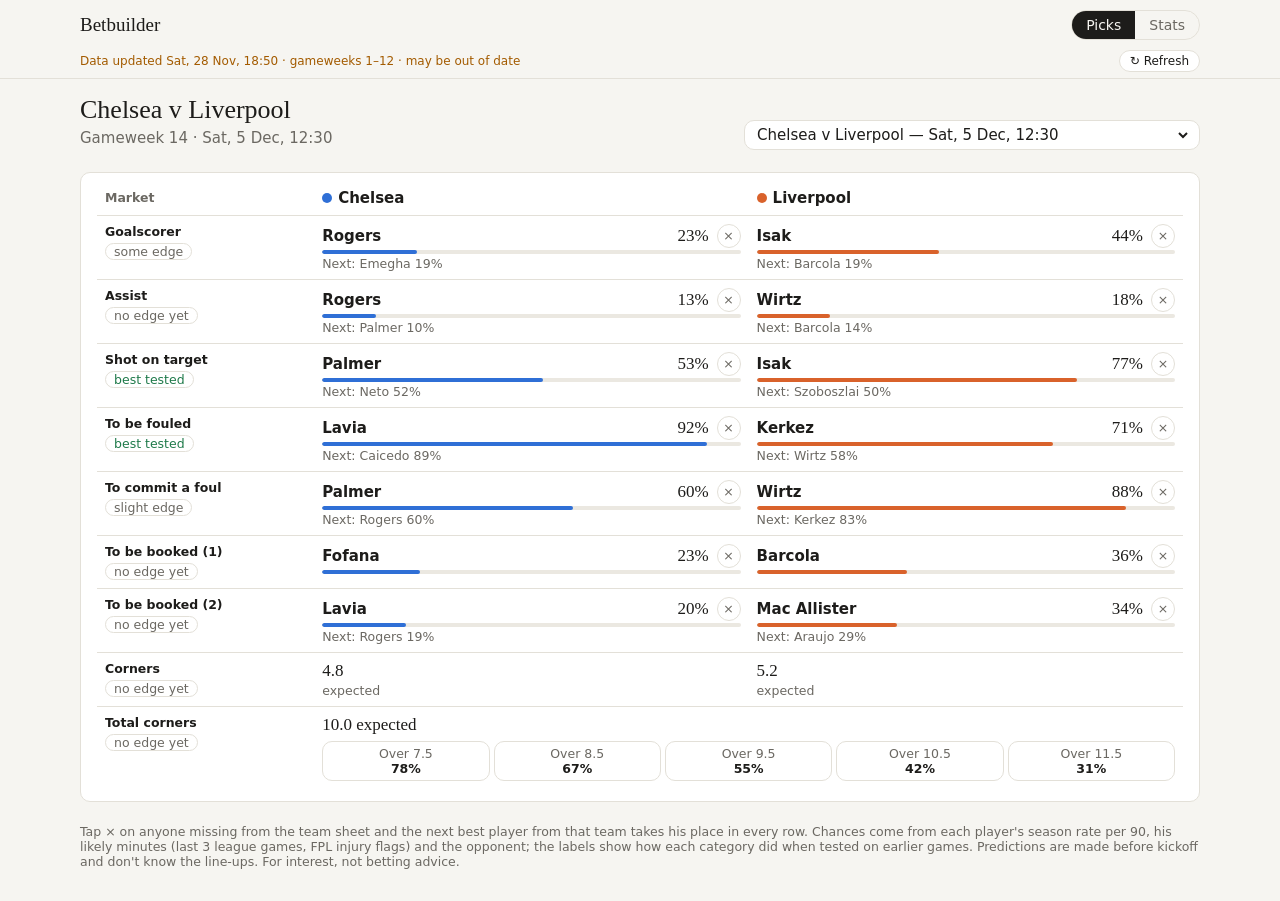
<file: index.html>
<!DOCTYPE html>
<html lang="en-GB">
<head>
<meta charset="utf-8">
<meta name="viewport" content="width=device-width, initial-scale=1, viewport-fit=cover">
<title>Betbuilder · Match picks</title>
<meta name="description" content="Premier League team and player stats, match picks and a prediction tracker.">
<link rel="manifest" href="manifest.webmanifest">
<meta name="theme-color" content="#f6f5f1" media="(prefers-color-scheme: light)">
<meta name="theme-color" content="#141412" media="(prefers-color-scheme: dark)">
<meta name="apple-mobile-web-app-capable" content="yes">
<meta name="apple-mobile-web-app-title" content="Betbuilder">
<link rel="icon" href="icons/icon-192.png">
<link rel="apple-touch-icon" href="icons/apple-touch-icon.png">
<link rel="stylesheet" href="assets/app.css">
<script>window.DASH_PARAMS = {"fixture": null, "out": []};</script>
<script src="assets/d3.min.js"></script>
<script src="assets/dash.js"></script>
</head>
<body>
<header class="app-bar"><div class="app-bar-in"><a class="app-name" href="./">Betbuilder</a><nav class="app-tabs"><a href="./" aria-current="page">Picks</a><a href="stats.html">Stats</a></nav></div><div class="app-updated" id="app-updated"></div></header>
<div id="dash-root">
<style>
.mp { font-family: var(--font-anthropic-sans); color: var(--color-fg); display: flex; flex-direction: column; gap: var(--cds-gap-lg); max-width: 72rem; margin-inline: auto; }
.mp-top { display: flex; flex-wrap: wrap; align-items: flex-end; justify-content: space-between; gap: var(--cds-gap-md); }
.mp-title { font-family: var(--font-anthropic-serif); font-weight: 400; font-size: var(--cds-font-size-title); margin: 0; line-height: 1.15; }
.mp-sub { margin: var(--cds-gap-xs) 0 0; color: var(--color-fg-muted); font-size: var(--cds-font-size-body); min-height: 1.4em; }
.mp-sel { display: inline-flex; align-items: center; background: var(--color-panel); border: 1px solid var(--color-border-line); border-radius: var(--cds-radius); padding: var(--cds-pad-xs) var(--cds-pad-sm); }
.mp-sel select { font: inherit; font-size: var(--cds-font-size-body); color: var(--color-fg); background: transparent; border: 0; min-width: min(80vw, 20rem); }
.mp-grid { display: grid; grid-template-columns: repeat(auto-fit, minmax(min(100%, 16rem), 1fr)); gap: var(--cds-gap-md); }
.mp-card { background: var(--color-panel); border: 1px solid var(--color-border-line); border-radius: var(--cds-radius); padding: var(--cds-pad-lg); min-height: 11.5rem; display: flex; flex-direction: column; gap: var(--cds-gap-sm); min-width: 0; }
.mp-card.wide { grid-column: span 2; }
@media (max-width: 40rem) { .mp-card.wide { grid-column: auto; } }
.mp-k { display: flex; align-items: center; justify-content: space-between; gap: var(--cds-gap-sm); font-size: var(--cds-font-size-caption); color: var(--color-fg-muted); text-transform: uppercase; letter-spacing: .04em; }
.mp-conf { text-transform: none; letter-spacing: 0; border: 1px solid var(--color-border-line); border-radius: 999px; padding: 0 8px; white-space: nowrap; }
.mp-conf.good { color: var(--color-ok); }
.mp-pick { display: grid; grid-template-columns: 1fr auto; align-items: end; gap: 2px var(--cds-gap-sm); }
.mp-name { font-family: var(--font-anthropic-serif); font-weight: 400; font-size: var(--cds-font-size-title); line-height: 1.15; overflow-wrap: anywhere; }
.mp-pct { font-family: var(--font-anthropic-serif); font-weight: 400; font-size: var(--cds-font-size-title); line-height: 1.15; font-variant-numeric: tabular-nums; }
.mp-team { display: inline-flex; align-items: center; gap: 6px; font-size: var(--cds-font-size-caption); color: var(--color-fg-muted); }
.mp-sw { width: .625rem; height: .625rem; border-radius: 50%; flex: none; }
.mp-x { font: inherit; font-size: var(--cds-font-size-caption); color: var(--color-fg-muted); background: none; border: 1px solid var(--color-border-line); border-radius: 999px; padding: 2px 10px; cursor: pointer; justify-self: end; white-space: nowrap; }
.mp-x:hover { color: var(--color-fg); border-color: var(--color-fg-muted); }
.mp-bar { grid-column: 1 / -1; height: 6px; border-radius: 999px; background: var(--cds-chart-grid); overflow: hidden; margin-top: 4px; }
.mp-bar i { display: block; height: 100%; border-radius: 999px; }
.mp-next { margin-top: auto; font-size: var(--cds-font-size-caption); color: var(--color-fg-muted); font-variant-numeric: tabular-nums; }
.mp-two { display: grid; grid-template-columns: repeat(auto-fit, minmax(min(100%, 13rem), 1fr)); gap: var(--cds-gap-md); }
.mp-corner-big { font-family: var(--font-anthropic-serif); font-weight: 400; font-size: calc(var(--cds-font-size-title) * 1.6); line-height: 1; font-variant-numeric: tabular-nums; }
.mp-split { display: flex; justify-content: space-between; gap: var(--cds-gap-sm); font-size: var(--cds-font-size-caption); color: var(--color-fg-muted); }
.mp-lines { display: grid; grid-template-columns: repeat(5, 1fr); gap: 4px; font-size: var(--cds-font-size-caption); font-variant-numeric: tabular-nums; text-align: center; }
.mp-lines div { border: 1px solid var(--color-border-line); border-radius: var(--cds-radius); padding: 4px 2px; }
.mp-lines b { display: block; font-weight: 600; color: var(--color-fg); }
.mp-lines span { color: var(--color-fg-muted); }
.mp-tablecard { background: var(--color-panel); border: 1px solid var(--color-border-line); border-radius: var(--cds-radius); padding: var(--cds-pad-sm) var(--cds-pad-lg) var(--cds-pad-md); }
.mp-scroll { overflow-x: auto; }
.mp-t { width: 100%; border-collapse: collapse; font-variant-numeric: tabular-nums; min-width: 30rem; }
.mp-t th { text-align: left; font-size: var(--cds-font-size-caption); color: var(--color-fg-muted); font-weight: var(--cds-font-weight-medium); padding: var(--cds-pad-sm) var(--cds-pad-sm); border-bottom: 1px solid var(--color-border-line); width: 40%; }
.mp-t th.cat { width: 20%; }
.mp-t th .mp-team { font-size: var(--cds-font-size-body); color: var(--color-fg); }
.mp-t td { padding: var(--cds-pad-sm); border-bottom: 1px solid var(--color-border-line); vertical-align: top; }
.mp-t tbody tr:last-child td { border-bottom: 0; }
.mp-t td.cat { font-size: var(--cds-font-size-caption); color: var(--color-fg); font-weight: var(--cds-font-weight-medium); }
.mp-t td.cat .mp-conf { display: inline-block; margin-top: 4px; font-weight: 400; color: var(--color-fg-muted); font-size: var(--cds-font-size-caption); }
.mp-t td.cat .mp-conf.good { color: var(--color-ok); }
.mp-c { display: grid; grid-template-columns: 1fr auto auto; align-items: center; gap: 2px var(--cds-gap-sm); }
.mp-c .nm { font-size: var(--cds-font-size-body); font-weight: 600; overflow-wrap: anywhere; }
.mp-c .pc { font-family: var(--font-anthropic-serif); font-size: var(--cds-font-size-heading); }
.mp-c .x { font: inherit; font-size: var(--cds-font-size-caption); line-height: 1; color: var(--color-fg-muted); background: none; border: 1px solid var(--color-border-line); border-radius: 999px; width: 1.5rem; height: 1.5rem; padding: 0; cursor: pointer; }
.mp-c .x:hover { color: var(--color-fg); border-color: var(--color-fg-muted); }
.mp-c .bar { grid-column: 1 / -1; height: 4px; border-radius: 999px; background: var(--cds-chart-grid); overflow: hidden; }
.mp-c .bar i { display: block; height: 100%; border-radius: 999px; }
.mp-c .nx { grid-column: 1 / -1; font-size: var(--cds-font-size-caption); color: var(--color-fg-muted); }
.mp-c .pos { grid-column: 1 / -1; font-size: var(--cds-font-size-caption); color: var(--color-fg-muted); }
.mp-corn { font-family: var(--font-anthropic-serif); font-size: var(--cds-font-size-heading); }
.mp-corn-total { font-size: var(--cds-font-size-caption); color: var(--color-fg-muted); margin-top: 2px; }
@media (max-width: 40rem) {
  .mp-tablecard { padding: var(--cds-pad-xs) var(--cds-pad-sm) var(--cds-pad-sm); }
  .mp-t { min-width: 0; table-layout: fixed; }
  .mp-t th, .mp-t td { padding: var(--cds-pad-sm) 4px; }
  .mp-t th.cat { width: 26%; }
  .mp-t th { width: 37%; }
  .mp-t th .mp-team { font-size: var(--cds-font-size-caption); font-weight: 600; }
  .mp-t td.cat .mp-conf { font-size: 11px; padding: 0 5px; }
  .mp-c { grid-template-columns: 1fr auto; }
  .mp-c .nm { grid-column: 1 / -1; font-size: 14px; }
  .mp-c .pc { font-size: var(--cds-font-size-body); }
  .mp-c .x { width: 1.6rem; height: 1.6rem; }
  .mp-c .nx { font-size: 11px; }
  .mp-lines { grid-template-columns: repeat(3, 1fr); }
}
.mp-out { display: flex; flex-wrap: wrap; align-items: center; gap: var(--cds-gap-xs); font-size: var(--cds-font-size-caption); color: var(--color-fg-muted); }
.mp-out[hidden] { display: none; }
.mp-chip { font: inherit; font-size: var(--cds-font-size-caption); color: var(--color-fg); background: var(--color-panel); border: 1px solid var(--color-border-line); border-radius: 999px; padding: 2px 10px; cursor: pointer; }
.mp-chip.all { color: var(--color-fg-muted); }
.mp-foot { font-size: var(--cds-font-size-caption); color: var(--color-fg-muted); margin: 0; }
.mp-empty { color: var(--color-fg-muted); font-size: var(--cds-font-size-body); }
.mp-fail { display: flex; align-items: center; justify-content: center; gap: var(--cds-gap-xs); color: var(--color-fg-muted); font-size: var(--cds-font-size-caption); flex: 1; }
.mp-fail::before { content: ""; width: .375rem; height: .375rem; border-radius: 50%; background: var(--color-bad); }
[data-dash-source-state=empty] { color: transparent; }
[data-dash-source-state=refreshing] { opacity: .5; transition: opacity var(--cds-dur-slow); }
</style>

<div class="mp">
  <div class="mp-top" id="top">
    <div>
      <h1 class="mp-title" id="mp-title">Match picks</h1>
      <p class="mp-sub" id="mp-sub">—</p>
    </div>
    <label class="mp-sel"><select id="mp-sel" aria-label="Match" data-source="fixtures"></select></label>
  </div>

  <div class="mp-tablecard">
    <div class="mp-scroll">
      <table class="mp-t" id="picks">
        <thead><tr>
          <th class="cat" scope="col">Market</th>
          <th scope="col"><span class="mp-team"><span class="mp-sw" id="sw-h"></span><span id="th-h">Home</span></span></th>
          <th scope="col"><span class="mp-team"><span class="mp-sw" id="sw-a"></span><span id="th-a">Away</span></span></th>
        </tr></thead>
        <tbody id="picks-body" data-source="previews fixtures"></tbody>
      </table>
    </div>
  </div>

  <div class="mp-out" id="mp-out" hidden></div>

  <p class="mp-foot">Tap × on anyone missing from the team sheet and the next best player from that team takes his place in every row. Chances come from each player's season rate per 90, his likely minutes (last 3 league games, FPL injury flags) and the opponent; the labels show how each category did when tested on earlier games. Predictions are made before kickoff and don't know the line-ups. For interest, not betting advice.</p>
</div>

<script>
(() => {
  const sel = document.getElementById('mp-sel');
  const mk = (tag, cls, text) => { const e = document.createElement(tag); if (cls) e.className = cls; if (text != null) e.textContent = text; return e; };
  const pct = d3.format('.0%');
  const f1 = d3.format('.1f');
  const kf = new Intl.DateTimeFormat('en-GB', { weekday: 'short', day: 'numeric', month: 'short', hour: '2-digit', minute: '2-digit', timeZone: 'Europe/London' });
  const fail = (el) => { el.replaceChildren(mk('div', 'mp-fail', 'Failed to load')); el.classList.remove('dash-skeleton'); };

  sel.addEventListener('change', () => dash.setParams({ fixture: sel.value }));
  // players ticked off as not playing: a filter, as "fixture_id|player_id" entries
  const outList = () => dash.params().out || [];
  const setOut = (list) => dash.setParams({ out: list });
  document.getElementById('picks').addEventListener('click', (e) => {
    const b = e.target.closest('button.x');
    if (b) setOut([...new Set([...outList(), `${b.dataset.f}|${b.dataset.p}`])]);
  });
  document.getElementById('mp-out').addEventListener('click', (e) => {
    const b = e.target.closest('button.mp-chip');
    if (!b) return;
    if (b.dataset.all) setOut(outList().filter((k) => !k.startsWith(`${b.dataset.f}|`)));
    else setOut(outList().filter((k) => k !== `${b.dataset.f}|${b.dataset.p}`));
  });

  const pickEl = (r, k, color) => {
    const wrap = mk('div', 'mp-pick');
    const name = mk('div', 'mp-name', r.name);
    const p = mk('div', 'mp-pct', pct(r[k]));
    p.dataset.source = 'previews'; p.dataset.field = k;
    p.dataset.where = `fixture_id=${encodeURIComponent(r.fixture_id)}&player_id=${encodeURIComponent(r.player_id)}`;
    const team = mk('span', 'mp-team'); const sw = mk('span', 'mp-sw'); sw.style.background = color;
    team.append(sw, `${r.team_name} · ${r.position}${r.availability === 'd' ? ' · doubt' : ''}`);
    const x = mk('button', 'mp-x', 'Not playing'); x.type = 'button'; x.dataset.f = r.fixture_id; x.dataset.p = r.player_id;
    x.setAttribute('aria-label', `${r.name} is not playing — show the next pick`);
    const bar = mk('div', 'mp-bar'); const i = mk('i'); i.style.width = `${r[k] * 100}%`; i.style.background = color; bar.appendChild(i);
    wrap.append(name, p, team, x, bar);
    return wrap;
  };

  dash.onData(() => {
    const F = dash.data('fixtures');
    const P = dash.data('previews');
    const fx = (F.status === 'ok' ? F.data : []).slice().sort((a, b) => (a.kickoff < b.kickoff ? -1 : 1));
    const nowIso = new Date().toISOString().slice(0, 19);
    const want = dash.params().fixture;
    const doneIso = new Date(Date.now() - 3 * 3600 * 1000).toISOString().slice(0, 19); // a game that kicked off 3+ hours ago is over
    const f = fx.find((x) => x.fixture_id === want && x.kickoff > doneIso) || fx.find((x) => x.kickoff > nowIso) || fx[0];
    if (document.activeElement !== sel) {
      sel.replaceChildren(...fx.map((x) => new Option(`${x.label} — ${kf.format(new Date(x.kickoff + 'Z'))}${x.kickoff <= nowIso ? ' (started)' : ''}`, x.fixture_id)));
      if (f) sel.value = f.fixture_id;
    }
    const sub = document.getElementById('mp-sub');
    const tb = document.getElementById('picks-body');
    tb.replaceChildren();
    const failRow = () => { const tr = mk('tr'); const td = mk('td'); td.colSpan = 3; td.appendChild(mk('div', 'mp-fail', 'Failed to load')); tr.appendChild(td); tb.appendChild(tr); };
    if (F.status === 'error' || P.status === 'error') { sub.textContent = ''; failRow(); return; }
    if (!f) { sub.textContent = F.status === 'ok' ? 'No league games in the next 8 days.' : '—'; return; }
    document.getElementById('mp-title').textContent = f.label;
    sub.textContent = `Gameweek ${f.gw} · ${kf.format(new Date(f.kickoff + 'Z'))}`;
    const color = { [f.home]: dash.colors[0], [f.away]: dash.colors[1] };
    document.getElementById('th-h').textContent = f.home_name; document.getElementById('sw-h').style.background = color[f.home];
    document.getElementById('th-a').textContent = f.away_name; document.getElementById('sw-a').style.background = color[f.away];

    const out = new Set(outList().filter((k) => k.startsWith(`${f.fixture_id}|`)).map((k) => k.split('|')[1]));
    const all = P.status === 'ok' ? P.data.filter((r) => r.fixture_id === f.fixture_id) : [];
    const rows = all.filter((r) => !out.has(r.player_id));
    const ranked = (team, k) => rows.filter((r) => r.team === team && r[k] != null).sort((a, b) => b[k] - a[k]);

    const pickCell = (r, k, nextR) => {
      const td = mk('td');
      if (!r) { td.appendChild(mk('span', 'mp-next', P.status === 'ok' ? 'No players left' : '—')); return td; }
      const c = mk('div', 'mp-c');
      const p = mk('span', 'pc', pct(r[k]));
      p.dataset.source = 'previews'; p.dataset.field = k;
      p.dataset.where = `fixture_id=${encodeURIComponent(r.fixture_id)}&player_id=${encodeURIComponent(r.player_id)}`;
      const x = mk('button', 'x', '×'); x.type = 'button'; x.dataset.f = r.fixture_id; x.dataset.p = r.player_id;
      x.title = `${r.name} isn't playing`; x.setAttribute('aria-label', `${r.name} is not playing — show the next pick`);
      const bar = mk('span', 'bar'); const i = mk('i'); i.style.width = `${r[k] * 100}%`; i.style.background = color[r.team]; bar.appendChild(i);
      c.append(mk('span', 'nm', r.name), p, x, bar);
      if (r.availability === 'd') c.appendChild(mk('span', 'pos', 'doubt'));
      if (nextR) c.appendChild(mk('span', 'nx', `Next: ${nextR.name} ${pct(nextR[k])}`));
      td.appendChild(c);
      return td;
    };
    const catCell = (label, conf, good) => {
      const td = mk('td', 'cat'); td.append(label, mk('br')); td.appendChild(mk('span', `mp-conf${good ? ' good' : ''}`, conf)); return td;
    };
    const markets = [
      ['Goalscorer', 'p_score', 'some edge', false, 0],
      ['Assist', 'p_assist', 'no edge yet', false, 0],
      ['Shot on target', 'p_sot', 'best tested', true, 0],
      ['To be fouled', 'p_fouled', 'best tested', true, 0],
      ['To commit a foul', 'p_foul', 'slight edge', false, 0],
      ['To be booked (1)', 'p_card', 'no edge yet', false, 0],
      ['To be booked (2)', 'p_card', 'no edge yet', false, 1],
    ];
    if (P.status === 'ok') {
      markets.forEach(([label, k, conf, good, idx]) => {
        const tr = mk('tr');
        tr.appendChild(catCell(label, conf, good));
        [f.home, f.away].forEach((team) => {
          const list = ranked(team, k);
          const showNext = k !== 'p_card' || idx === 1;
          tr.appendChild(pickCell(list[idx], k, showNext ? list[idx + 1] : null));
        });
        tb.appendChild(tr);
      });
    }
    // corners
    const tr = mk('tr');
    tr.appendChild(catCell('Corners', 'no edge yet', false));
    [['corners_home', f.home], ['corners_away', f.away]].forEach(([fld]) => {
      const td = mk('td'); const v = mk('div', 'mp-corn', f1(f[fld]));
      v.dataset.source = 'fixtures'; v.dataset.field = fld; v.dataset.where = `fixture_id=${encodeURIComponent(f.fixture_id)}`;
      td.append(v, mk('div', 'mp-corn-total', 'expected'));
      tr.appendChild(td);
    });
    tb.appendChild(tr);
    const tr2 = mk('tr');
    tr2.appendChild(catCell('Total corners', 'no edge yet', false));
    const td2 = mk('td'); td2.colSpan = 2;
    const big = mk('div', 'mp-corn', `${f1(f.corners_total)} expected`);
    big.dataset.source = 'fixtures'; big.dataset.field = 'corners_total'; big.dataset.where = `fixture_id=${encodeURIComponent(f.fixture_id)}`;
    const lines = mk('div', 'mp-lines'); lines.style.marginTop = '6px';
    ['7_5', '8_5', '9_5', '10_5', '11_5'].forEach((l) => {
      const d = mk('div'); d.append(mk('span', '', `Over ${l.replace('_', '.')}`), mk('b', '', pct(f[`corners_over_${l}`]))); lines.appendChild(d);
    });
    td2.append(big, lines); tr2.appendChild(td2); tb.appendChild(tr2);

    // who has been ticked off
    const box = document.getElementById('mp-out');
    box.replaceChildren();
    const gone = all.filter((r) => out.has(r.player_id));
    box.hidden = !gone.length;
    if (gone.length) {
      box.append('Not playing (tap to add back):');
      gone.forEach((r) => { const b = mk('button', 'mp-chip', `${r.name} ↺`); b.type = 'button'; b.dataset.f = f.fixture_id; b.dataset.p = r.player_id; box.appendChild(b); });
      const a = mk('button', 'mp-chip all', 'Add everyone back'); a.type = 'button'; a.dataset.f = f.fixture_id; a.dataset.all = '1'; box.appendChild(a);
    }
  });
})();
</script>

</div>
<script src="assets/app.js"></script>
</body>
</html>
</file>
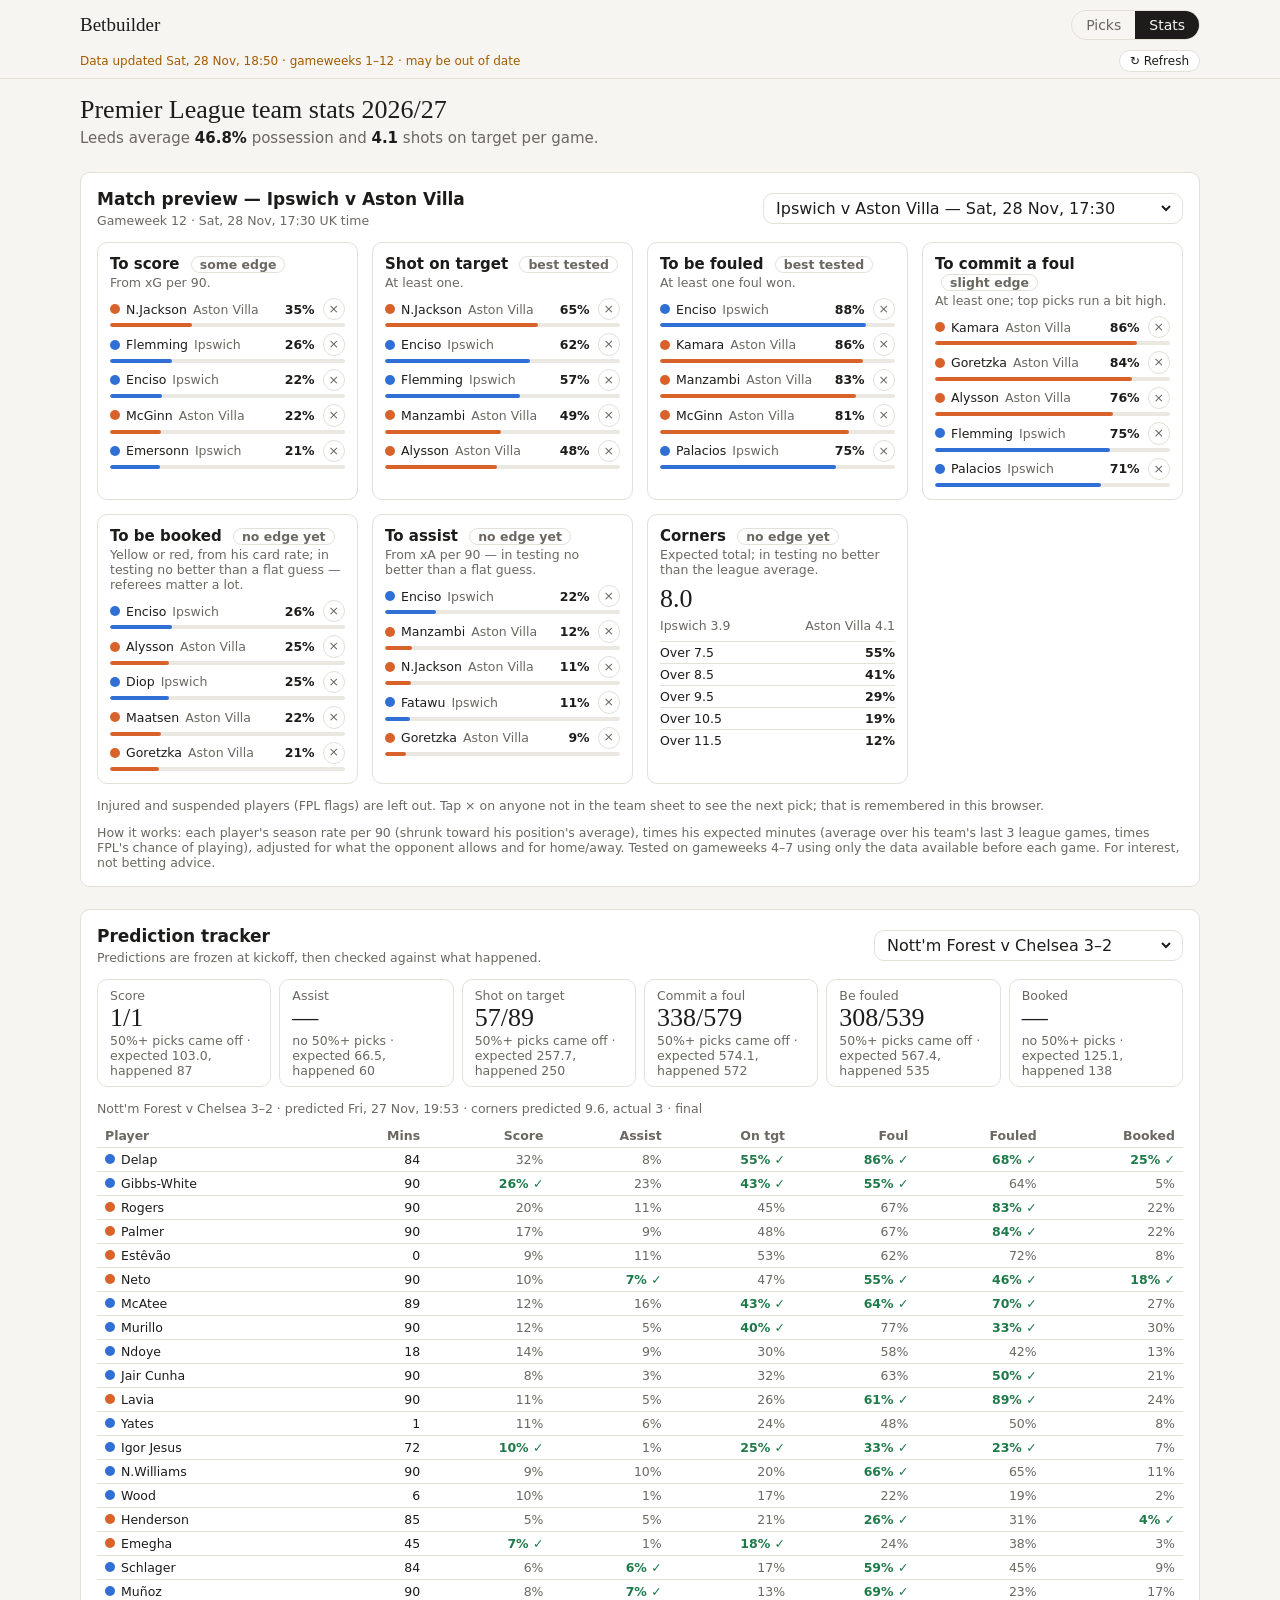
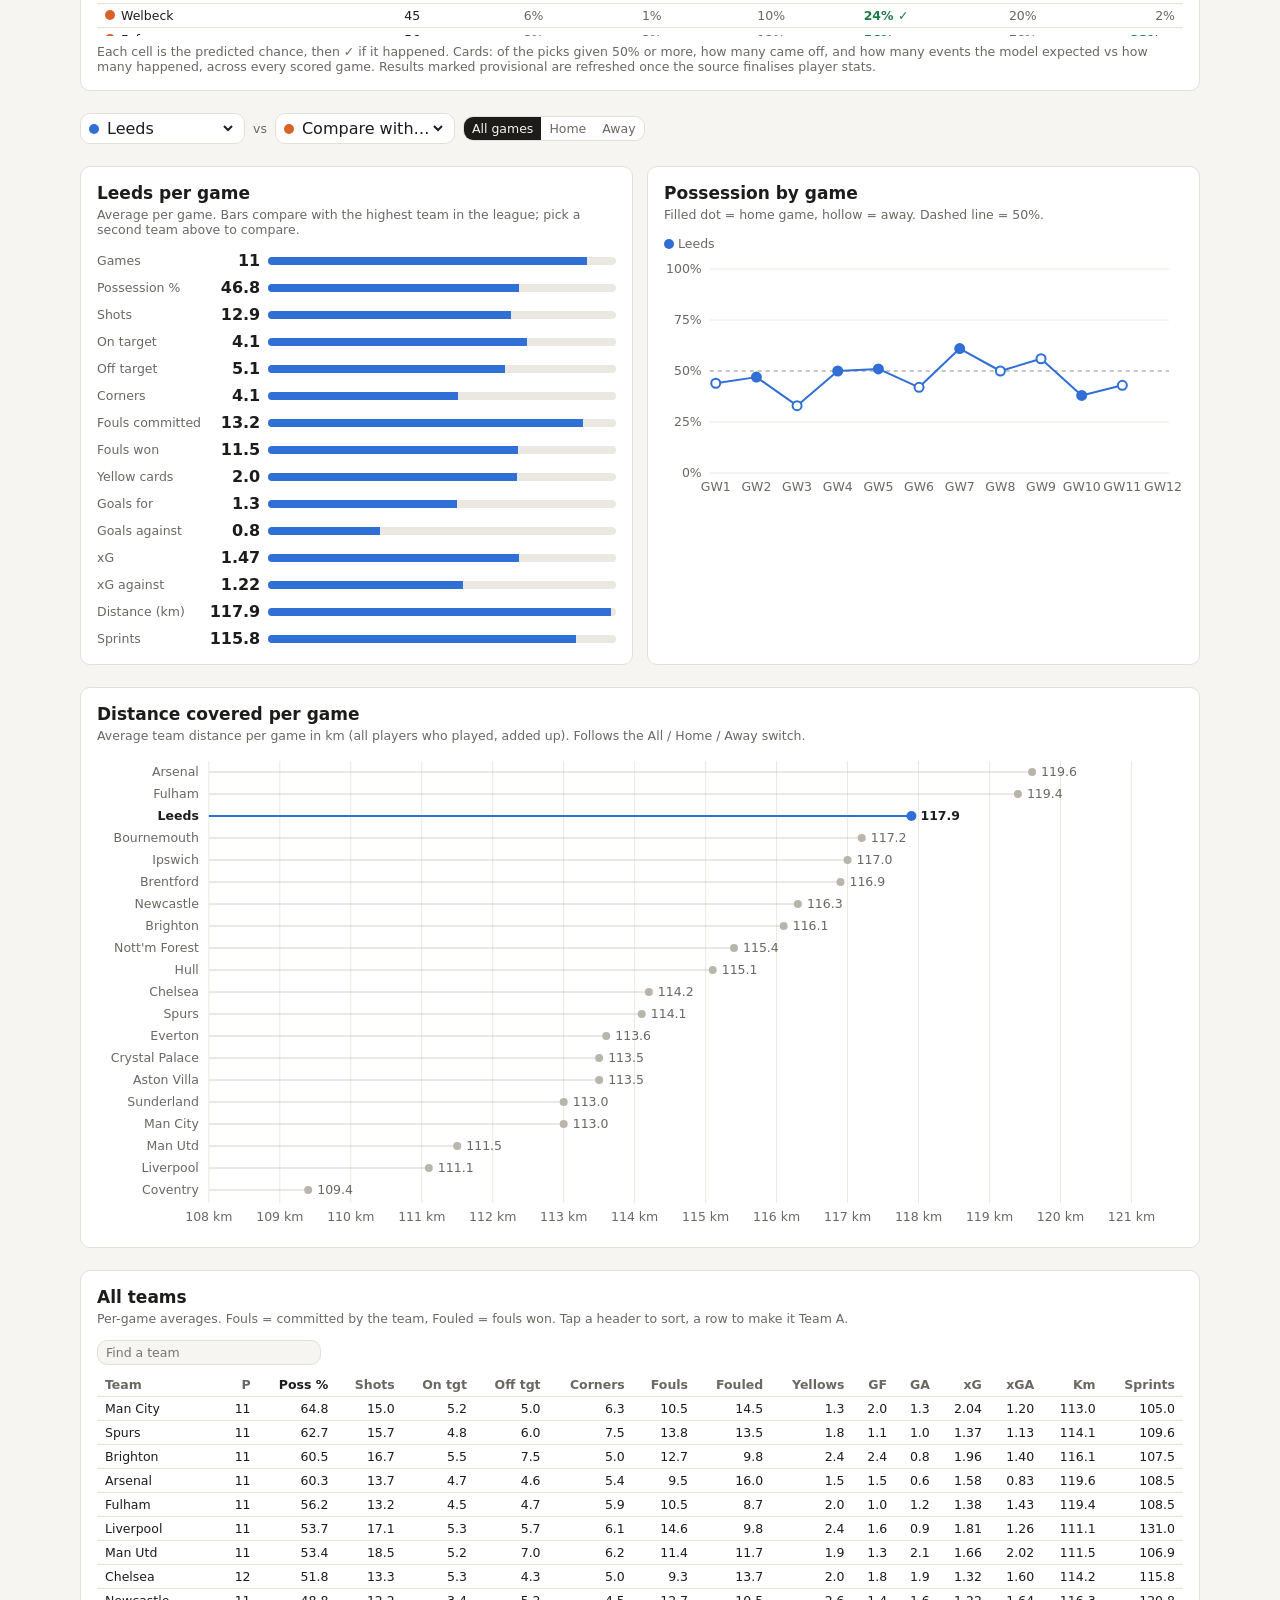
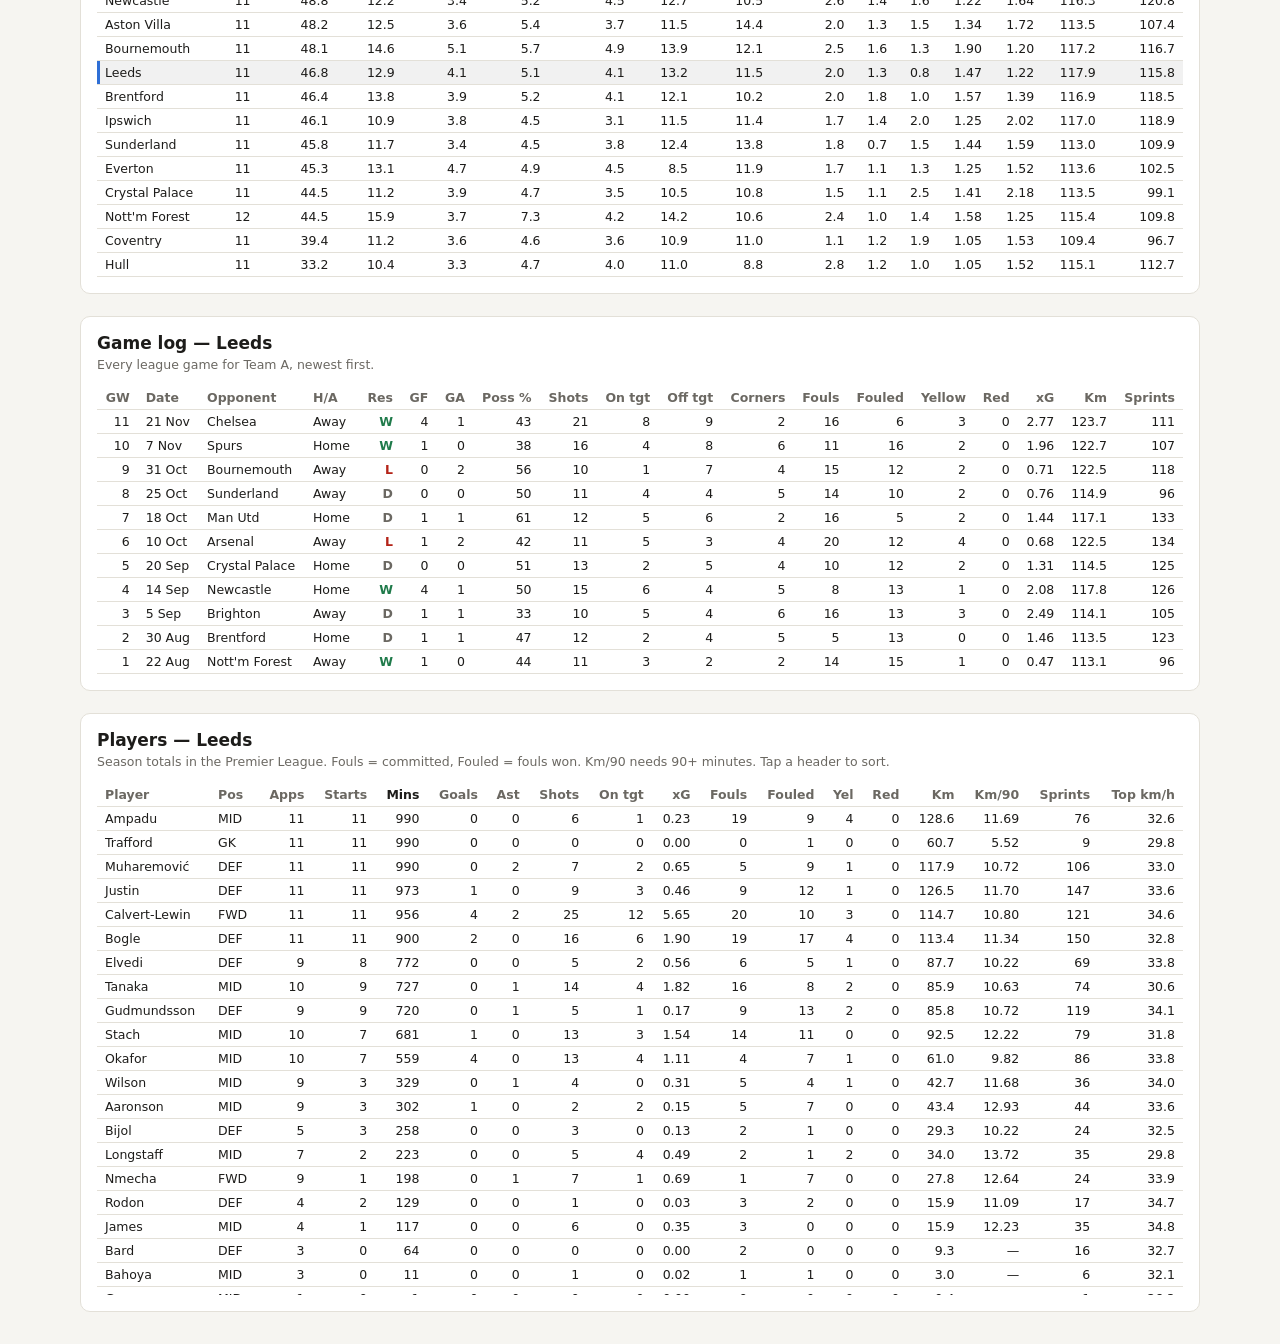
<file: stats.html>
<!DOCTYPE html>
<html lang="en-GB">
<head>
<meta charset="utf-8">
<meta name="viewport" content="width=device-width, initial-scale=1, viewport-fit=cover">
<title>Betbuilder · Team stats</title>
<meta name="description" content="Premier League team and player stats, match picks and a prediction tracker.">
<link rel="manifest" href="manifest.webmanifest">
<meta name="theme-color" content="#f6f5f1" media="(prefers-color-scheme: light)">
<meta name="theme-color" content="#141412" media="(prefers-color-scheme: dark)">
<meta name="apple-mobile-web-app-capable" content="yes">
<meta name="apple-mobile-web-app-title" content="Betbuilder">
<link rel="icon" href="icons/icon-192.png">
<link rel="apple-touch-icon" href="icons/apple-touch-icon.png">
<link rel="stylesheet" href="assets/app.css">
<script>window.DASH_PARAMS = {"teamA": "LEE", "teamB": null, "venue": "All"};</script>
<script src="assets/d3.min.js"></script>
<script src="assets/dash.js"></script>
</head>
<body>
<header class="app-bar"><div class="app-bar-in"><a class="app-name" href="./">Betbuilder</a><nav class="app-tabs"><a href="./">Picks</a><a href="stats.html" aria-current="page">Stats</a></nav></div><div class="app-updated" id="app-updated"></div></header>
<div id="dash-root">
<style>
.pl { font-family: var(--font-anthropic-sans); color: var(--color-fg); display: flex; flex-direction: column; gap: var(--cds-gap-lg); }
.pl-title { font-family: var(--font-anthropic-serif); font-weight: 400; font-size: var(--cds-font-size-title); margin: 0; }
.pl-take { margin: var(--cds-gap-xs) 0 0; color: var(--color-fg-muted); font-size: var(--cds-font-size-body); min-height: 1.4em; }
.pl-take b { color: var(--color-fg); font-weight: 600; }
.pl-controls { display: flex; flex-wrap: wrap; align-items: center; gap: var(--cds-gap-sm); }
.pl-ctl { display: inline-flex; align-items: center; gap: var(--cds-gap-xs); background: var(--color-panel); border: 1px solid var(--color-border-line); border-radius: var(--cds-radius); padding: var(--cds-pad-xs) var(--cds-pad-sm); }
.pl-ctl select { font: inherit; color: var(--color-fg); background: transparent; border: 0; min-width: 8rem; }
.pl-ctl { max-width: 100%; }
.pl-ctl select { max-width: 100%; text-overflow: ellipsis; }
.pv-head > label, .tr-head > label { max-width: 100%; }
.pl-sw { width: .625rem; height: .625rem; border-radius: 50%; flex: none; }
.pl-vs { color: var(--color-fg-muted); font-size: var(--cds-font-size-caption); }
.pl-seg { display: inline-flex; border: 1px solid var(--color-border-line); border-radius: var(--cds-radius); overflow: hidden; }
.pl-seg button { font: inherit; font-size: var(--cds-font-size-caption); background: var(--color-panel); color: var(--color-fg-muted); border: 0; padding: var(--cds-pad-xs) var(--cds-pad-sm); cursor: pointer; }
.pl-seg button[aria-pressed="true"] { background: var(--color-fg); color: var(--color-bg); }
.pl-grid { display: grid; grid-template-columns: repeat(auto-fit, minmax(min(100%, 22rem), 1fr)); gap: var(--cds-gap-md); }
.pl-card { background: var(--color-panel); border: 1px solid var(--color-border-line); border-radius: var(--cds-radius); padding: var(--cds-pad-lg); min-width: 0; position: relative; }
.pl-card h2 { font-size: var(--cds-font-size-heading); font-weight: var(--cds-font-weight-medium); margin: 0; }
.pl-note { margin: var(--cds-gap-xs) 0 var(--cds-gap-md); color: var(--color-fg-muted); font-size: var(--cds-font-size-caption); }
.pl-legend { display: flex; gap: var(--cds-gap-md); flex-wrap: wrap; font-size: var(--cds-font-size-caption); color: var(--color-fg-muted); margin-bottom: var(--cds-gap-sm); }
.pl-legend span { display: inline-flex; align-items: center; gap: var(--cds-gap-xs); }
.pl-h2h { display: grid; grid-template-columns: minmax(6.5rem, auto) 3.2rem 1fr 3.2rem; align-items: center; column-gap: var(--cds-gap-sm); row-gap: var(--cds-gap-sm); font-variant-numeric: tabular-nums; min-height: 22rem; }
.pl-h2h.one { grid-template-columns: minmax(6.5rem, auto) 3.2rem 1fr; }
.pl-track.solo { background: var(--cds-chart-grid); }
.pl-h2h .lab { font-size: var(--cds-font-size-caption); color: var(--color-fg-muted); }
.pl-h2h .va { text-align: right; font-weight: 600; }
.pl-h2h .vb { text-align: left; font-weight: 600; }
.pl-h2h .hd { font-size: var(--cds-font-size-caption); color: var(--color-fg-muted); font-weight: 400; }
.pl-track { display: flex; height: .5rem; border-radius: 999px; overflow: hidden; background: var(--cds-chart-grid); gap: 2px; }
.pl-track i { display: block; height: 100%; }
.pl-chart { min-height: 15rem; position: relative; }
.pl-run { min-height: 28rem; position: relative; }
.pl-chart svg text, .pl-run svg text { font-family: var(--font-anthropic-sans); font-size: var(--cds-font-size-caption); fill: var(--color-fg-muted); }
.pl-run svg text.on { fill: var(--color-fg); font-weight: 600; }
.pl-tip { position: absolute; pointer-events: none; background: var(--cds-surface-popover); border: 1px solid var(--cds-border); border-radius: var(--cds-radius); box-shadow: var(--cds-shadow-popover); padding: var(--cds-pad-xs) var(--cds-pad-sm); font-size: var(--cds-font-size-caption); white-space: nowrap; z-index: 2; }
.pl-tip .t { color: var(--cds-text-secondary); margin-bottom: 2px; }
.pl-search { font: inherit; font-size: var(--cds-font-size-caption); width: min(100%, 14rem); padding: var(--cds-pad-xs) var(--cds-pad-sm); border: 1px solid var(--color-border-line); border-radius: var(--cds-radius); background: var(--color-bg); color: var(--color-fg); margin-bottom: var(--cds-gap-sm); }
.pl-pteam { margin-bottom: var(--cds-gap-sm); }
.pl-pteam[hidden] { display: none; }
.pl-tbl { max-height: 32rem; overflow: auto; }
.pl-tbl table { width: 100%; border-collapse: collapse; font-size: var(--cds-font-size-caption); font-variant-numeric: tabular-nums; }
.pl-tbl th { position: sticky; top: 0; background: var(--color-panel); text-align: right; font-weight: var(--cds-font-weight-medium); border-bottom: 1px solid var(--color-border-line); padding: 0; white-space: nowrap; }
.pl-tbl th button { font: inherit; color: var(--color-fg-muted); background: none; border: 0; padding: var(--cds-pad-xs) var(--cds-pad-sm); cursor: pointer; width: 100%; text-align: inherit; }
.pl-tbl th[aria-sort] button { color: var(--color-fg); }
.pl-tbl td { text-align: right; padding: var(--cds-pad-xs) var(--cds-pad-sm); border-bottom: 1px solid var(--color-border-line); white-space: nowrap; }
.pl-tbl th.l, .pl-tbl td.l { text-align: left; }
.pl-tbl tbody tr { cursor: default; }
.pl-tbl .click tbody tr { cursor: pointer; }
.pl-tbl tr.a td { background: color-mix(in srgb, var(--color-panel) 85%, var(--color-fg) 6%); }
.pl-tbl tr.a td:first-child { box-shadow: inset 3px 0 0 var(--dash-a, currentColor); }
.pl-tbl tr.b td:first-child { box-shadow: inset 3px 0 0 var(--dash-b, currentColor); }
.res-W { color: var(--color-ok); font-weight: 600; } .res-L { color: var(--color-bad); font-weight: 600; } .res-D { color: var(--color-fg-muted); font-weight: 600; }
.pv-head { display: flex; flex-wrap: wrap; align-items: center; justify-content: space-between; gap: var(--cds-gap-sm); }
.pv-grid { display: grid; grid-template-columns: repeat(auto-fit, minmax(min(100%, 15rem), 1fr)); gap: var(--cds-gap-md); margin-top: var(--cds-gap-md); }
.pv-box { border: 1px solid var(--color-border-line); border-radius: var(--cds-radius); padding: var(--cds-pad-md); min-height: 11rem; }
.pv-box h3 { font-size: var(--cds-font-size-body); font-weight: var(--cds-font-weight-medium); margin: 0 0 2px; }
.pv-box .pl-note { margin: 0 0 var(--cds-gap-sm); }
.pv-list { list-style: none; margin: 0; padding: 0; display: flex; flex-direction: column; gap: 6px; font-size: var(--cds-font-size-caption); font-variant-numeric: tabular-nums; }
.pv-list li { display: grid; grid-template-columns: 1fr auto auto; align-items: center; column-gap: var(--cds-gap-sm); row-gap: 3px; }
.pv-list .nm { display: inline-flex; align-items: center; gap: 6px; min-width: 0; overflow: hidden; text-overflow: ellipsis; white-space: nowrap; }
.pv-list .pc { font-weight: 600; }
.pv-x { font: inherit; font-size: var(--cds-font-size-caption); line-height: 1; color: var(--color-fg-muted); background: none; border: 1px solid var(--color-border-line); border-radius: 999px; width: 1.4rem; height: 1.4rem; cursor: pointer; padding: 0; }
.pv-x:hover { color: var(--color-fg); border-color: var(--color-fg-muted); }
.pv-hidden { margin-top: var(--cds-gap-md); display: flex; flex-wrap: wrap; align-items: center; gap: var(--cds-gap-xs); font-size: var(--cds-font-size-caption); color: var(--color-fg-muted); }
.pv-hidden[hidden] { display: none; }
.pv-chip { font: inherit; font-size: var(--cds-font-size-caption); color: var(--color-fg); background: var(--color-panel); border: 1px solid var(--color-border-line); border-radius: 999px; padding: 2px 10px; cursor: pointer; }
.pv-chip.all { color: var(--color-fg-muted); }
.pv-list .bar { grid-column: 1 / -1; height: 4px; border-radius: 999px; background: var(--cds-chart-grid); overflow: hidden; }
.pv-list .bar i { display: block; height: 100%; border-radius: 999px; }
.pv-big { font-family: var(--font-anthropic-serif); font-weight: 400; font-size: var(--cds-font-size-title); line-height: 1.1; }
.pv-split { display: flex; justify-content: space-between; font-size: var(--cds-font-size-caption); color: var(--color-fg-muted); margin: var(--cds-gap-xs) 0 var(--cds-gap-sm); }
.pv-lines { width: 100%; border-collapse: collapse; font-size: var(--cds-font-size-caption); font-variant-numeric: tabular-nums; }
.pv-lines td { padding: 3px 0; border-top: 1px solid var(--color-border-line); }
.pv-lines td:last-child { text-align: right; font-weight: 600; }
.pv-conf { display: inline-block; font-size: var(--cds-font-size-caption); color: var(--color-fg-muted); border: 1px solid var(--color-border-line); border-radius: 999px; padding: 0 8px; margin-left: 6px; vertical-align: middle; }
.pv-out { margin-top: var(--cds-gap-md); font-size: var(--cds-font-size-caption); color: var(--color-fg-muted); }
.tr-head { display: flex; flex-wrap: wrap; align-items: center; justify-content: space-between; gap: var(--cds-gap-sm); }
.tr-cards { display: grid; grid-template-columns: repeat(auto-fit, minmax(min(100%, 9.5rem), 1fr)); gap: var(--cds-gap-sm); margin: var(--cds-gap-md) 0; }
.tr-card { border: 1px solid var(--color-border-line); border-radius: var(--cds-radius); padding: var(--cds-pad-sm) var(--cds-pad-md); min-height: 5.5rem; }
.tr-card .k { font-size: var(--cds-font-size-caption); color: var(--color-fg-muted); }
.tr-card .v { font-family: var(--font-anthropic-serif); font-size: var(--cds-font-size-title); line-height: 1.15; }
.tr-card .s { font-size: var(--cds-font-size-caption); color: var(--color-fg-muted); }
.tr-meta { font-size: var(--cds-font-size-caption); color: var(--color-fg-muted); margin: 0 0 var(--cds-gap-sm); }
.tr-hit { color: var(--color-ok); font-weight: 600; }
.tr-miss { color: var(--color-fg-muted); }
.tr-empty { padding: var(--cds-pad-lg) 0; color: var(--color-fg-muted); font-size: var(--cds-font-size-body); }
.pl-fail { display: flex; align-items: center; justify-content: center; gap: var(--cds-gap-xs); color: var(--color-fg-muted); font-size: var(--cds-font-size-caption); min-height: inherit; }
.pl-fail::before { content: ""; width: .375rem; height: .375rem; border-radius: 50%; background: var(--color-bad); }
[data-dash-source-state=empty] { color: transparent; }
[data-dash-source-state=refreshing] { opacity: .5; transition: opacity var(--cds-dur-slow); }
</style>

<div class="pl">
  <header id="top">
    <h1 class="pl-title">Premier League team stats 2026/27</h1>
    <p class="pl-take dash-skeleton" id="takeaway">—</p>
  </header>

  <section class="pl-card" id="preview">
    <div class="pv-head">
      <div>
        <h2 id="pv-title">Match preview</h2>
        <p class="pl-note" id="pv-sub" style="margin-bottom:0"></p>
      </div>
      <label class="pl-ctl"><select id="pv-sel" aria-label="Fixture" data-source="fixtures"></select></label>
    </div>
    <div class="pv-grid" id="pv-grid">
      <div class="pv-box" id="pv-score"><h3>To score <span class="pv-conf">some edge</span></h3><p class="pl-note">From xG per 90.</p><ol class="pv-list" data-source="previews"></ol></div>
      <div class="pv-box" id="pv-sot"><h3>Shot on target <span class="pv-conf">best tested</span></h3><p class="pl-note">At least one.</p><ol class="pv-list" data-source="previews"></ol></div>
      <div class="pv-box" id="pv-fouled"><h3>To be fouled <span class="pv-conf">best tested</span></h3><p class="pl-note">At least one foul won.</p><ol class="pv-list" data-source="previews"></ol></div>
      <div class="pv-box" id="pv-foul"><h3>To commit a foul <span class="pv-conf">slight edge</span></h3><p class="pl-note">At least one; top picks run a bit high.</p><ol class="pv-list" data-source="previews"></ol></div>
      <div class="pv-box" id="pv-card"><h3>To be booked <span class="pv-conf">no edge yet</span></h3><p class="pl-note">Yellow or red, from his card rate; in testing no better than a flat guess — referees matter a lot.</p><ol class="pv-list" data-source="previews"></ol></div>
      <div class="pv-box" id="pv-assist"><h3>To assist <span class="pv-conf">no edge yet</span></h3><p class="pl-note">From xA per 90 — in testing no better than a flat guess.</p><ol class="pv-list" data-source="previews"></ol></div>
      <div class="pv-box" id="pv-corners"><h3>Corners <span class="pv-conf">no edge yet</span></h3><p class="pl-note">Expected total; in testing no better than the league average.</p>
        <div class="pv-big" id="pv-ctot" data-source="fixtures" data-field="corners_total">—</div>
        <div class="pv-split"><span id="pv-chome"></span><span id="pv-caway"></span></div>
        <table class="pv-lines" id="pv-clines" data-source="fixtures"><tbody></tbody></table>
      </div>
    </div>
    <div class="pv-hidden" id="pv-hidden" hidden></div>
    <p class="pv-out" id="pv-out"></p>
    <p class="pl-note" style="margin:var(--cds-gap-sm) 0 0">How it works: each player's season rate per 90 (shrunk toward his position's average), times his expected minutes (average over his team's last 3 league games, times FPL's chance of playing), adjusted for what the opponent allows and for home/away. Tested on gameweeks 4–7 using only the data available before each game. For interest, not betting advice.</p>
  </section>

  <section class="pl-card" id="tracker">
    <div class="tr-head">
      <div>
        <h2>Prediction tracker</h2>
        <p class="pl-note" style="margin-bottom:0">Predictions are frozen at kickoff, then checked against what happened.</p>
      </div>
      <label class="pl-ctl"><select id="tr-sel" aria-label="Scored fixture" data-source="pred_fixtures"></select></label>
    </div>
    <div class="tr-cards" id="tr-score" data-source="pred_scorecard"></div>
    <p class="tr-meta" id="tr-meta"></p>
    <div class="pl-tbl">
      <table id="tr-tbl" data-source="pred_results" data-row-key="fixture_id,player_id">
        <thead><tr>
          <th class="l" data-field="name"><button type="button" disabled>Player</button></th>
          <th data-field="minutes"><button type="button" disabled>Mins</button></th>
          <th data-field="p_score"><button type="button" disabled>Score</button></th>
          <th data-field="p_assist"><button type="button" disabled>Assist</button></th>
          <th data-field="p_sot"><button type="button" disabled>On tgt</button></th>
          <th data-field="p_foul"><button type="button" disabled>Foul</button></th>
          <th data-field="p_fouled"><button type="button" disabled>Fouled</button></th>
          <th data-field="p_card"><button type="button" disabled>Booked</button></th>
        </tr></thead>
        <tbody id="tr-body"></tbody>
      </table>
    </div>
    <p class="pl-note" style="margin:var(--cds-gap-sm) 0 0">Each cell is the predicted chance, then ✓ if it happened. Cards: of the picks given 50% or more, how many came off, and how many events the model expected vs how many happened, across every scored game. Results marked provisional are refreshed once the source finalises player stats.</p>
  </section>

  <div class="pl-controls" id="controls">
    <label class="pl-ctl"><span class="pl-sw" id="swA"></span><select id="selA" aria-label="Team A" data-source="team_avgs"></select></label>
    <span class="pl-vs">vs</span>
    <label class="pl-ctl"><span class="pl-sw" id="swB"></span><select id="selB" aria-label="Team B" data-source="team_avgs"></select></label>
    <div class="pl-seg" role="group" aria-label="Venue" id="venue">
      <button type="button" data-v="All">All games</button><button type="button" data-v="Home">Home</button><button type="button" data-v="Away">Away</button>
    </div>
  </div>

  <div class="pl-grid">
    <section class="pl-card" id="h2h">
      <h2 id="h2h-title">Per-game averages</h2>
      <p class="pl-note" id="h2h-note"></p>
      <div class="pl-h2h" id="h2h-body"></div>
    </section>
    <section class="pl-card" id="possession">
      <h2>Possession by game</h2>
      <p class="pl-note">Filled dot = home game, hollow = away. Dashed line = 50%.</p>
      <div class="pl-legend" id="poss-legend"></div>
      <div class="pl-chart dash-skeleton" id="poss-box" data-source="team_games"></div>
    </section>
  </div>

  <section class="pl-card" id="running">
    <h2 id="run-title">Distance covered per game</h2>
    <p class="pl-note">Average team distance per game in km (all players who played, added up). Follows the All / Home / Away switch.</p>
    <div class="pl-run dash-skeleton" id="run-box" data-source="team_avgs"></div>
  </section>

  <section class="pl-card" id="league-table">
    <h2 id="lt-title">All teams</h2>
    <p class="pl-note">Per-game averages. Fouls = committed by the team, Fouled = fouls won. Tap a header to sort, a row to make it Team A.</p>
    <input class="pl-search" id="search" type="search" placeholder="Find a team" aria-label="Find a team">
    <div class="pl-tbl">
      <table class="click" id="lt" data-source="team_avgs" data-row-key="team,venue">
        <thead><tr>
          <th class="l" data-field="team_name"><button type="button" data-k="team_name">Team</button></th>
          <th data-field="games"><button type="button" data-k="games">P</button></th>
          <th data-field="poss"><button type="button" data-k="poss">Poss %</button></th>
          <th data-field="shots"><button type="button" data-k="shots">Shots</button></th>
          <th data-field="sot"><button type="button" data-k="sot">On tgt</button></th>
          <th data-field="soff"><button type="button" data-k="soff">Off tgt</button></th>
          <th data-field="corners"><button type="button" data-k="corners">Corners</button></th>
          <th data-field="fouls"><button type="button" data-k="fouls">Fouls</button></th>
          <th data-field="fouls_won"><button type="button" data-k="fouls_won">Fouled</button></th>
          <th data-field="yellow"><button type="button" data-k="yellow">Yellows</button></th>
          <th data-field="gf"><button type="button" data-k="gf">GF</button></th>
          <th data-field="ga"><button type="button" data-k="ga">GA</button></th>
          <th data-field="xg"><button type="button" data-k="xg">xG</button></th>
          <th data-field="xga"><button type="button" data-k="xga">xGA</button></th>
          <th data-field="distance_km"><button type="button" data-k="distance_km">Km</button></th>
          <th data-field="sprints"><button type="button" data-k="sprints">Sprints</button></th>
        </tr></thead>
        <tbody id="lt-body"></tbody>
      </table>
    </div>
  </section>

  <section class="pl-card" id="game-log">
    <h2 id="log-title">Game log</h2>
    <p class="pl-note">Every league game for Team A, newest first.</p>
    <div class="pl-tbl">
      <table id="log" data-source="team_games" data-row-key="match_id,team">
        <thead><tr>
          <th data-field="gw"><button type="button" disabled>GW</button></th>
          <th class="l" data-field="date"><button type="button" disabled>Date</button></th>
          <th class="l" data-field="opponent"><button type="button" disabled>Opponent</button></th>
          <th class="l" data-field="venue"><button type="button" disabled>H/A</button></th>
          <th data-field="result"><button type="button" disabled>Res</button></th>
          <th data-field="gf"><button type="button" disabled>GF</button></th>
          <th data-field="ga"><button type="button" disabled>GA</button></th>
          <th data-field="poss"><button type="button" disabled>Poss %</button></th>
          <th data-field="shots"><button type="button" disabled>Shots</button></th>
          <th data-field="sot"><button type="button" disabled>On tgt</button></th>
          <th data-field="soff"><button type="button" disabled>Off tgt</button></th>
          <th data-field="corners"><button type="button" disabled>Corners</button></th>
          <th data-field="fouls"><button type="button" disabled>Fouls</button></th>
          <th data-field="fouls_won"><button type="button" disabled>Fouled</button></th>
          <th data-field="yellow"><button type="button" disabled>Yellow</button></th>
          <th data-field="red"><button type="button" disabled>Red</button></th>
          <th data-field="xg"><button type="button" disabled>xG</button></th>
          <th data-field="distance_km"><button type="button" disabled>Km</button></th>
          <th data-field="sprints"><button type="button" disabled>Sprints</button></th>
        </tr></thead>
        <tbody id="log-body"></tbody>
      </table>
    </div>
  </section>

  <section class="pl-card" id="players">
    <h2 id="pl-title">Players</h2>
    <p class="pl-note">Season totals in the Premier League. Fouls = committed, Fouled = fouls won. Km/90 needs 90+ minutes. Tap a header to sort.</p>
    <div class="pl-seg pl-pteam" role="group" aria-label="Team" id="pteam" hidden></div>
    <div class="pl-tbl">
      <table id="ptbl" data-source="players" data-row-key="player_id,team">
        <thead><tr>
          <th class="l" data-field="name"><button type="button" data-k="name">Player</button></th>
          <th class="l" data-field="position"><button type="button" data-k="position">Pos</button></th>
          <th data-field="apps"><button type="button" data-k="apps">Apps</button></th>
          <th data-field="starts"><button type="button" data-k="starts">Starts</button></th>
          <th data-field="minutes"><button type="button" data-k="minutes">Mins</button></th>
          <th data-field="goals"><button type="button" data-k="goals">Goals</button></th>
          <th data-field="assists"><button type="button" data-k="assists">Ast</button></th>
          <th data-field="shots"><button type="button" data-k="shots">Shots</button></th>
          <th data-field="sot"><button type="button" data-k="sot">On tgt</button></th>
          <th data-field="xg"><button type="button" data-k="xg">xG</button></th>
          <th data-field="fouls"><button type="button" data-k="fouls">Fouls</button></th>
          <th data-field="fouled"><button type="button" data-k="fouled">Fouled</button></th>
          <th data-field="yellow"><button type="button" data-k="yellow">Yel</button></th>
          <th data-field="red"><button type="button" data-k="red">Red</button></th>
          <th data-field="distance_km"><button type="button" data-k="distance_km">Km</button></th>
          <th data-field="km_per90"><button type="button" data-k="km_per90">Km/90</button></th>
          <th data-field="sprints"><button type="button" data-k="sprints">Sprints</button></th>
          <th data-field="top_speed"><button type="button" data-k="top_speed">Top km/h</button></th>
        </tr></thead>
        <tbody id="ptbl-body"></tbody>
      </table>
    </div>
  </section>
</div>

<script>
dash.calc('team_avgs', {
  inputs: ['team_games'],
  title: 'Per-game averages by team',
  description: 'Each team\'s average per game (all, home, away), rounded to one decimal (xG to two).',
  fn: (team_games) => {
    const keys = ['poss', 'shots', 'sot', 'soff', 'corners', 'fouls', 'fouls_won', 'yellow', 'red', 'gf', 'ga', 'xg', 'xga', 'distance_km', 'sprints'];
    const byTeam = {};
    team_games.forEach((r) => { (byTeam[r.team] = byTeam[r.team] || []).push(r); });
    const out = [];
    Object.keys(byTeam).forEach((team) => {
      ['All', 'Home', 'Away'].forEach((venue) => {
        const g = byTeam[team].filter((r) => venue === 'All' || r.venue === venue);
        if (!g.length) return;
        const row = { team, venue, team_name: g[0].team_name, games: g.length };
        keys.forEach((k) => {
          const v = g.filter((r) => r[k] != null);
          const dp = k === 'xg' || k === 'xga' ? 100 : 10;
          row[k] = v.length ? Math.round(v.reduce((s, r) => s + Number(r[k]), 0) / v.length * dp) / dp : null;
        });
        out.push(row);
      });
    });
    return out;
  },
});

(() => {
  const selA = document.getElementById('selA');
  const selB = document.getElementById('selB');
  const f1 = d3.format('.1f');
  const fmt = (v) => (v == null || Number.isNaN(v) ? '—' : f1(v));
  const metrics = [
    ['games', 'Games', d3.format('d')], ['poss', 'Possession %'], ['shots', 'Shots'], ['sot', 'On target'], ['soff', 'Off target'],
    ['corners', 'Corners'], ['fouls', 'Fouls committed'], ['fouls_won', 'Fouls won'], ['yellow', 'Yellow cards'], ['gf', 'Goals for'], ['ga', 'Goals against'], ['xg', 'xG', d3.format('.2f')], ['xga', 'xG against', d3.format('.2f')],
    ['distance_km', 'Distance (km)'], ['sprints', 'Sprints'],
  ];
  let sort = { key: 'poss', dir: -1 };
  let query = '';

  selA.addEventListener('change', () => dash.setParams({ teamA: selA.value }));
  selB.addEventListener('change', () => dash.setParams({ teamB: selB.value || null }));
  document.querySelectorAll('#venue button').forEach((b) => b.addEventListener('click', () => dash.setParams({ venue: b.dataset.v })));
  document.getElementById('search').addEventListener('input', (e) => { query = e.target.value.toLowerCase(); draw(); });
  document.querySelectorAll('#lt th button').forEach((b) => b.addEventListener('click', () => {
    const k = b.dataset.k;
    sort = sort.key === k ? { key: k, dir: -sort.dir } : { key: k, dir: k === 'team_name' ? 1 : -1 };
    draw();
  }));
  document.getElementById('lt').addEventListener('click', (e) => {
    const tr = e.target.closest('tr[data-key]');
    if (tr) dash.setParams({ teamA: tr.dataset.key.split(',')[0] });
  });

  const fail = (box) => { box.replaceChildren(); const d = document.createElement('div'); d.className = 'pl-fail'; d.textContent = 'Failed to load'; box.appendChild(d); };
  const mk = (tag, cls, text) => { const e = document.createElement(tag); if (cls) e.className = cls; if (text != null) e.textContent = text; return e; };

  function draw() {
    const S = dash.data('team_avgs');
    const G = dash.data('team_games');
        const p = dash.params();
    const teamA = p.teamA || 'LEE';
    const teamB = p.teamB && p.teamB !== teamA ? p.teamB : null;
    const venue = p.venue || 'All';
    const cA = dash.colors[0];
    const cB = dash.colors[1];
    document.getElementById('swA').style.background = cA;
    document.getElementById('swB').style.background = cB;
    document.querySelector('.pl').style.setProperty('--dash-a', cA);
    document.querySelector('.pl').style.setProperty('--dash-b', cB);
    document.querySelectorAll('#venue button').forEach((b) => b.setAttribute('aria-pressed', String(b.dataset.v === venue)));

    const ok = S.status === 'ok';
    const rows = ok ? S.data : [];
    const all = rows.filter((r) => r.venue === 'All').sort((a, b) => a.team_name.localeCompare(b.team_name));
    const nameOf = (t) => (all.find((r) => r.team === t) || {}).team_name || t;
    [[selA, teamA], [selB, teamB]].forEach(([sel, v]) => {
      if (document.activeElement === sel) return;
      const opts = all.map((r) => new Option(r.team_name, r.team));
      if (sel === selB) opts.unshift(new Option('Compare with…', ''));
      sel.replaceChildren(...opts);
      sel.value = v || '';
    });

    // takeaway
    const take = document.getElementById('takeaway');
    take.replaceChildren();
    const rA = rows.find((r) => r.team === teamA && r.venue === venue);
    const rB = teamB ? rows.find((r) => r.team === teamB && r.venue === venue) : null;
    if (rA) {
      take.classList.remove('dash-skeleton');
      const b = (row, field, suffix) => { const e = mk('b', null, fmt(row[field]) + (suffix || '')); e.dataset.source = 'team_avgs'; e.dataset.field = field; e.dataset.where = `team=${row.team}&venue=${row.venue}`; return e; };
      const scope = venue === 'All' ? 'per game' : `per ${venue.toLowerCase()} game`;
      take.append(`${rA.team_name} average `, b(rA, 'poss', '%'), ` possession and `, b(rA, 'sot'), ` shots on target ${scope}`);
      if (rB) take.append(`; ${rB.team_name} `, b(rB, 'poss', '%'), ' and ', b(rB, 'sot'));
      take.append('.');
    } else if (S.status === 'error') { take.classList.remove('dash-skeleton'); take.textContent = ''; } else { take.textContent = '—'; }

    // head to head
    const body = document.getElementById('h2h-body');
    body.replaceChildren();
    body.classList.toggle('one', !rB);
    document.getElementById('h2h-title').textContent = rA ? (rB ? `${rA.team_name} vs ${rB.team_name}` : `${rA.team_name} per game`) : 'Per-game averages';
    document.getElementById('h2h-note').textContent = rB
      ? "Average per game. Bars show each side's share of the two teams' combined figure."
      : 'Average per game. Bars compare with the highest team in the league; pick a second team above to compare.';
    if (S.status === 'error') fail(body);
    else if (rA && !rB) {
      const peers = rows.filter((r) => r.venue === venue);
      metrics.forEach(([k, label, f]) => {
        const fv = f || fmt;
        const e = mk('div', 'va', rA[k] == null ? '—' : fv(rA[k]));
        e.dataset.source = 'team_avgs'; e.dataset.field = k; e.dataset.where = `team=${rA.team}&venue=${rA.venue}`;
        const track = mk('div', 'pl-track solo');
        const max = d3.max(peers, (r) => r[k]);
        if (rA[k] != null && max > 0) { const i = mk('i'); i.style.width = `${(rA[k] / max) * 100}%`; i.style.background = cA; track.appendChild(i); }
        body.append(mk('div', 'lab', label), e, track);
      });
    } else if (rA && rB) {
      body.append(mk('div', 'hd', ''), mk('div', 'va hd', rA.team_name), mk('div', ''), mk('div', 'vb hd', rB.team_name));
      metrics.forEach(([k, label, f]) => {
        const fv = f || fmt;
        const va = rA[k]; const vb = rB[k];
        const cell = (row, cls) => { const e = mk('div', cls, row[k] == null ? '—' : fv(row[k])); e.dataset.source = 'team_avgs'; e.dataset.field = k; e.dataset.where = `team=${row.team}&venue=${row.venue}`; return e; };
        const track = mk('div', 'pl-track');
        if (va != null && vb != null && va + vb > 0) {
          const ia = mk('i'); ia.style.width = `${(va / (va + vb)) * 100}%`; ia.style.background = cA;
          const ib = mk('i'); ib.style.flex = '1'; ib.style.background = cB;
          track.append(ia, ib);
        }
        body.append(mk('div', 'lab', label), cell(rA, 'va'), track, cell(rB, 'vb'));
      });
    }

    drawPoss(G, teamA, teamB, venue, nameOf, cA, cB);
    drawPlayers(teamA, teamB, nameOf);
    drawRun(S, venue, teamA, teamB, cA, cB);

    // league table
    const lt = document.getElementById('lt-body');
    lt.replaceChildren();
    document.getElementById('lt-title').textContent = venue === 'All' ? 'All teams' : `All teams — ${venue.toLowerCase()} games`;
    document.querySelectorAll('#lt th').forEach((th) => { const k = th.dataset.field; if (k === sort.key) th.setAttribute('aria-sort', sort.dir > 0 ? 'ascending' : 'descending'); else th.removeAttribute('aria-sort'); });
    const cols = ['team_name', 'games', 'poss', 'shots', 'sot', 'soff', 'corners', 'fouls', 'fouls_won', 'yellow', 'gf', 'ga', 'xg', 'xga', 'distance_km', 'sprints'];
    rows.filter((r) => r.venue === venue && r.team_name.toLowerCase().includes(query))
      .sort((a, b) => {
        const x = a[sort.key]; const y = b[sort.key];
        if (x == null) return 1; if (y == null) return -1;
        return (typeof x === 'string' ? x.localeCompare(y) : x - y) * sort.dir;
      })
      .forEach((r) => {
        const tr = mk('tr', r.team === teamA ? 'a' : r.team === teamB ? 'b' : '');
        tr.dataset.key = `${r.team},${r.venue}`;
        cols.forEach((c) => tr.appendChild(mk('td', c === 'team_name' ? 'l' : '', c === 'team_name' ? r[c] : c === 'games' ? String(r[c]) : (c === 'xg' || c === 'xga') ? (r[c] == null ? '—' : d3.format('.2f')(r[c])) : fmt(r[c]))));
        lt.appendChild(tr);
      });

    // game log
    const log = document.getElementById('log-body');
    log.replaceChildren();
    document.getElementById('log-title').textContent = `Game log — ${nameOf(teamA)}${venue === 'All' ? '' : ` (${venue.toLowerCase()})`}`;
    if (G.status === 'ok') {
      const dfmt = d3.utcFormat('%-d %b');
      G.data.filter((r) => r.team === teamA && (venue === 'All' || r.venue === venue))
        .sort((a, b) => (a.date < b.date ? 1 : -1))
        .forEach((r) => {
          const tr = mk('tr');
          tr.dataset.key = `${r.match_id},${r.team}`;
          tr.append(mk('td', '', String(r.gw)), mk('td', 'l', dfmt(new Date(r.date))), mk('td', 'l', r.opponent), mk('td', 'l', r.venue),
            mk('td', `res-${r.result}`, r.result), mk('td', '', String(r.gf)), mk('td', '', String(r.ga)));
          ['poss', 'shots', 'sot', 'soff', 'corners', 'fouls', 'fouls_won', 'yellow', 'red'].forEach((k) => tr.appendChild(mk('td', '', r[k] == null ? '—' : String(r[k]))));
          tr.append(mk('td', '', d3.format('.2f')(r.xg)), mk('td', '', r.distance_km == null ? '—' : f1(r.distance_km)), mk('td', '', r.sprints == null ? '—' : String(r.sprints)));
          log.appendChild(tr);
        });
    }
  }

  let psort = { key: 'minutes', dir: -1 };
  let pteamPick = null;
  document.querySelectorAll('#ptbl th button').forEach((b) => b.addEventListener('click', () => {
    const k = b.dataset.k;
    psort = psort.key === k ? { key: k, dir: -psort.dir } : { key: k, dir: (k === 'name' || k === 'position') ? 1 : -1 };
    draw();
  }));
  document.getElementById('pteam').addEventListener('click', (e) => {
    const b = e.target.closest('button[data-t]');
    if (b) { pteamPick = b.dataset.t; draw(); }
  });

  function drawPlayers(teamA, teamB, nameOf) {
    const P = dash.data('players');
    const seg = document.getElementById('pteam');
    const showTeam = teamB && pteamPick === teamB ? teamB : teamA;
    if (pteamPick !== teamA && pteamPick !== teamB) pteamPick = teamA;
    seg.hidden = !teamB;
    seg.replaceChildren();
    if (teamB) {
      [teamA, teamB].forEach((t) => {
        const b = mk('button', '', nameOf(t)); b.type = 'button'; b.dataset.t = t;
        b.setAttribute('aria-pressed', String(t === showTeam)); seg.appendChild(b);
      });
    }
    document.getElementById('pl-title').textContent = `Players — ${nameOf(showTeam)}`;
    document.querySelectorAll('#ptbl th').forEach((th) => { const k = th.dataset.field; if (k === psort.key) th.setAttribute('aria-sort', psort.dir > 0 ? 'ascending' : 'descending'); else th.removeAttribute('aria-sort'); });
    const body = document.getElementById('ptbl-body');
    body.replaceChildren();
    if (P.status !== 'ok') return;
    const pos = { Goalkeeper: 'GK', Defender: 'DEF', Midfielder: 'MID', Forward: 'FWD' };
    const f2 = d3.format('.2f');
    P.data.filter((r) => r.team === showTeam)
      .sort((a, b) => {
        const x = a[psort.key]; const y = b[psort.key];
        if (x == null) return 1; if (y == null) return -1;
        return (typeof x === 'string' ? x.localeCompare(y) : x - y) * psort.dir;
      })
      .forEach((r) => {
        const tr = mk('tr');
        tr.dataset.key = `${r.player_id},${r.team}`;
        tr.append(mk('td', 'l', r.name), mk('td', 'l', pos[r.position] || r.position));
        ['apps', 'starts', 'minutes', 'goals', 'assists', 'shots', 'sot'].forEach((k) => tr.appendChild(mk('td', '', d3.format(',')(r[k]))));
        tr.append(mk('td', '', f2(r.xg)), mk('td', '', String(r.fouls)), mk('td', '', String(r.fouled)), mk('td', '', String(r.yellow)), mk('td', '', String(r.red)),
          mk('td', '', f1(r.distance_km)), mk('td', '', r.km_per90 == null ? '—' : f2(r.km_per90)),
          mk('td', '', String(r.sprints)), mk('td', '', r.top_speed == null ? '—' : f1(r.top_speed)));
        body.appendChild(tr);
      });
  }

  function drawPoss(G, teamA, teamB, venue, nameOf, cA, cB) {
    const box = document.getElementById('poss-box');
    const leg = document.getElementById('poss-legend');
    box.replaceChildren(); leg.replaceChildren();
    if (G.status === 'error') { box.classList.remove('dash-skeleton'); fail(box); return; }
    if (G.status !== 'ok') { box.classList.add('dash-skeleton'); return; }
    box.classList.remove('dash-skeleton');
    const series = [[teamA, cA], [teamB, cB]].filter((s) => s[0]);
    series.forEach(([t, c]) => { const s = mk('span'); const sw = mk('span', 'pl-sw'); sw.style.background = c; s.append(sw, nameOf(t)); leg.appendChild(s); });
    const data = G.data.map((r) => ({ ...r, gw: Number(r.gw), poss: Number(r.poss) }));
    const maxGw = Math.max(2, d3.max(data, (r) => r.gw));
    const W = Math.max(280, box.clientWidth || 600); const H = 240;
    const svg = d3.select(box).append('svg').attr('width', '100%').attr('viewBox', `0 0 ${W} ${H}`);
    const probe = svg.append('text').text('100%');
    const ml = probe.node().getComputedTextLength() + 10; probe.remove();
    const m = { t: 10, r: 14, b: 26, l: ml };
    const x = d3.scaleLinear([1, maxGw], [m.l + 6, W - m.r - 6]);
    const y = d3.scaleLinear([0, 100], [H - m.b, m.t]);
    [0, 25, 50, 75, 100].forEach((v) => {
      svg.append('line').attr('x1', m.l).attr('x2', W - m.r).attr('y1', y(v)).attr('y2', y(v))
        .attr('stroke', v === 50 ? 'var(--cds-chart-reference)' : 'var(--cds-chart-grid)').attr('stroke-dasharray', v === 50 ? '4 4' : null);
      svg.append('text').attr('x', m.l - 8).attr('y', y(v)).attr('dy', '0.32em').attr('text-anchor', 'end').text(`${v}%`);
    });
    const step = (x(maxGw) - x(1)) / Math.max(1, maxGw - 1);
    const every = step < 22 ? Math.ceil(22 / step) : 1;
    d3.range(1, maxGw + 1).filter((g) => (g - 1) % every === 0).forEach((g) => {
      svg.append('text').attr('x', x(g)).attr('y', H - 8).attr('text-anchor', 'middle').text(step >= 40 ? `GW${g}` : String(g));
    });
    const tip = d3.select(box).append('div').attr('class', 'pl-tip').style('display', 'none');
    series.forEach(([t, c]) => {
      const pts = data.filter((r) => r.team === t && (venue === 'All' || r.venue === venue)).sort((a, b) => a.gw - b.gw);
      svg.append('path').datum(pts).attr('fill', 'none').attr('stroke', c).attr('stroke-width', 2)
        .attr('stroke-linecap', 'round').attr('stroke-linejoin', 'round').attr('d', d3.line().x((d) => x(d.gw)).y((d) => y(d.poss)));
      svg.selectAll(null).data(pts).join('circle').attr('cx', (d) => x(d.gw)).attr('cy', (d) => y(d.poss)).attr('r', 4.5)
        .attr('fill', (d) => (d.venue === 'Home' ? c : 'var(--color-panel)')).attr('stroke', c).attr('stroke-width', 2)
        .on('pointerenter', (ev, d) => {
          tip.style('display', null).html('');
          tip.append('div').attr('class', 't').text(`GW${d.gw} · v ${d.opponent} (${d.venue === 'Home' ? 'H' : 'A'}) · ${d.result} ${d.gf}–${d.ga}`);
          tip.append('div').text(`${d.team_name}: ${d.poss}% possession`);
          const tw = tip.node().offsetWidth;
          const px = Math.min(Math.max(0, (x(d.gw) / W) * box.clientWidth - tw / 2), box.clientWidth - tw);
          tip.style('left', `${px}px`).style('top', `${Math.max(0, (y(d.poss) / H) * box.clientHeight - 52)}px`);
        })
        .on('pointerleave', () => tip.style('display', 'none'));
    });
  }

  function drawRun(R, venue, teamA, teamB, cA, cB) {
    const box = document.getElementById('run-box');
    box.replaceChildren();
    document.getElementById('run-title').textContent = venue === 'All' ? 'Distance covered per game' : `Distance covered per ${venue.toLowerCase()} game`;
    if (R.status === 'error') { box.classList.remove('dash-skeleton'); fail(box); return; }
    if (R.status !== 'ok') { box.classList.add('dash-skeleton'); return; }
    box.classList.remove('dash-skeleton');
    const rows = R.data.filter((r) => r.venue === venue && r.distance_km != null).map((r) => ({ ...r, km: Number(r.distance_km) })).sort((a, b) => b.km - a.km);
    const W = Math.max(280, box.clientWidth || 600); const rowH = 22; const H = rows.length * rowH + 30;
    const svg = d3.select(box).append('svg').attr('width', '100%').attr('viewBox', `0 0 ${W} ${H}`);
    let ml = 0;
    rows.forEach((r) => { const t = svg.append('text').attr('class', 'on').text(r.team_name); ml = Math.max(ml, t.node().getComputedTextLength()); t.remove(); });
    const probe = svg.append('text').attr('class', 'on').text('000.0'); const mr = probe.node().getComputedTextLength() + 12; probe.remove();
    const m = { t: 4, r: mr, b: 24, l: ml + 12 };
    const lo = Math.floor(d3.min(rows, (r) => r.km)) - 1; const hi = Math.ceil(d3.max(rows, (r) => r.km)) + 1;
    const x = d3.scaleLinear([lo, hi], [m.l, W - m.r]);
    const ticks = x.ticks(Math.max(2, Math.floor((W - m.l - m.r) / 60)));
    ticks.forEach((v) => {
      svg.append('line').attr('x1', x(v)).attr('x2', x(v)).attr('y1', m.t).attr('y2', H - m.b).attr('stroke', 'var(--cds-chart-grid)');
      svg.append('text').attr('x', x(v)).attr('y', H - 6).attr('text-anchor', 'middle').text(`${v} km`);
    });
    rows.forEach((r, i) => {
      const cy = m.t + i * rowH + rowH / 2;
      const on = r.team === teamA || r.team === teamB;
      const c = r.team === teamA ? cA : r.team === teamB ? cB : 'var(--cds-chart-muted)';
      svg.append('text').attr('class', on ? 'on' : null).attr('x', m.l - 10).attr('y', cy).attr('dy', '0.32em').attr('text-anchor', 'end').text(r.team_name);
      svg.append('line').attr('x1', m.l).attr('x2', x(r.km)).attr('y1', cy).attr('y2', cy).attr('stroke', c).attr('stroke-width', on ? 2 : 1).attr('stroke-opacity', on ? 1 : 0.6);
      svg.append('circle').attr('cx', x(r.km)).attr('cy', cy).attr('r', on ? 5 : 4).attr('fill', c);
      svg.append('text').attr('class', on ? 'on' : null).attr('x', x(r.km) + 9).attr('y', cy).attr('dy', '0.32em').text(f1(r.km));
    });
  }

  dash.onData(draw);
})();

(() => {
  const sel = document.getElementById('pv-sel');
  sel.addEventListener('change', () => dash.setParams({ fixture: sel.value }));
  const mk = (tag, cls, text) => { const e = document.createElement(tag); if (cls) e.className = cls; if (text != null) e.textContent = text; return e; };
  const pct = d3.format('.0%');
  const kf = new Intl.DateTimeFormat('en-GB', { weekday: 'short', day: 'numeric', month: 'short', hour: '2-digit', minute: '2-digit', timeZone: 'Europe/London' });
  const kfmt = (d) => kf.format(d);
  const fail = (el) => { el.replaceChildren(); const d = mk('div', 'pl-fail', 'Failed to load'); el.appendChild(d); };
  // players ticked off as not playing, per fixture; remembered in this browser only
  let hidden = {};
  try { hidden = JSON.parse(localStorage.getItem('pv-hidden') || '{}') || {}; } catch (e) { hidden = {}; }
  const saveHidden = () => { try { localStorage.setItem('pv-hidden', JSON.stringify(hidden)); } catch (e) { /* not stored */ } };
  let redraw = () => {};
  const toggle = (fid, pid, off) => {
    const set = new Set(hidden[fid] || []);
    if (off) set.add(pid); else set.delete(pid);
    hidden[fid] = [...set];
    if (!hidden[fid].length) delete hidden[fid];
    saveHidden(); redraw();
  };
  document.getElementById('pv-grid').addEventListener('click', (e) => {
    const b = e.target.closest('button.pv-x');
    if (b) toggle(b.dataset.f, b.dataset.p, true);
  });
  document.getElementById('pv-hidden').addEventListener('click', (e) => {
    const b = e.target.closest('button.pv-chip');
    if (!b) return;
    if (b.dataset.all) { delete hidden[b.dataset.f]; saveHidden(); redraw(); } else toggle(b.dataset.f, b.dataset.p, false);
  });
  const draw = () => {
    const F = dash.data('fixtures');
    const P = dash.data('previews');
    const fx = F.status === 'ok' ? F.data : [];
    const want = dash.params().fixture;
    const f = fx.find((x) => x.fixture_id === want) || fx[0];
    if (document.activeElement !== sel) {
      sel.replaceChildren(...fx.map((x) => new Option(`${x.label} — ${kfmt(new Date(x.kickoff + 'Z'))}`, x.fixture_id)));
      if (f) sel.value = f.fixture_id;
    }
    const sub = document.getElementById('pv-sub');
    if (F.status === 'error') { sub.textContent = ''; fail(document.getElementById('pv-grid')); return; }
    if (!f) { sub.textContent = F.status === 'ok' ? 'No league games in the next 8 days.' : '—'; return; }
    document.getElementById('pv-title').textContent = `Match preview — ${f.label}`;
    sub.textContent = `Gameweek ${f.gw} · ${kfmt(new Date(f.kickoff + 'Z'))} UK time`;
    const color = { [f.home]: dash.colors[0], [f.away]: dash.colors[1] };
    const allRows = P.status === 'ok' ? P.data.filter((r) => r.fixture_id === f.fixture_id) : [];
    const off = new Set(hidden[f.fixture_id] || []);
    const rows = allRows.filter((r) => !off.has(r.player_id));
    const hid = document.getElementById('pv-hidden');
    hid.replaceChildren();
    const gone = allRows.filter((r) => off.has(r.player_id));
    hid.hidden = !gone.length;
    if (gone.length) {
      hid.append('Not playing (tap to add back):');
      gone.forEach((r) => { const b = mk('button', 'pv-chip', `${r.name} ↺`); b.type = 'button'; b.dataset.f = f.fixture_id; b.dataset.p = r.player_id; hid.appendChild(b); });
      const all = mk('button', 'pv-chip all', 'Add everyone back'); all.type = 'button'; all.dataset.f = f.fixture_id; all.dataset.all = '1'; hid.appendChild(all);
    }
    const cats = [['pv-score', 'p_score'], ['pv-sot', 'p_sot'], ['pv-fouled', 'p_fouled'], ['pv-foul', 'p_foul'], ['pv-card', 'p_card'], ['pv-assist', 'p_assist']];
    cats.forEach(([id, k]) => {
      const ol = document.querySelector(`#${id} ol`);
      ol.replaceChildren();
      if (P.status === 'error') { fail(ol); return; }
      rows.filter((r) => r[k] != null).sort((a, b) => b[k] - a[k]).slice(0, 5).forEach((r) => {
        const li = mk('li');
        li.dataset.source = 'previews'; li.dataset.field = k; li.dataset.where = `fixture_id=${encodeURIComponent(r.fixture_id)}&player_id=${r.player_id}`;
        const nm = mk('span', 'nm'); const sw = mk('span', 'pl-sw'); sw.style.background = color[r.team];
        nm.append(sw, `${r.name} `, mk('span', 'pl-vs', `${r.team_name}${r.availability === 'd' ? ' · doubt' : ''}`));
        const bar = mk('span', 'bar'); const i = mk('i'); i.style.width = `${r[k] * 100}%`; i.style.background = color[r.team]; bar.appendChild(i);
        const x = mk('button', 'pv-x', '×'); x.type = 'button'; x.dataset.f = r.fixture_id; x.dataset.p = r.player_id;
        x.title = `${r.name} isn't playing`; x.setAttribute('aria-label', `Remove ${r.name} — not playing`);
        li.append(nm, mk('span', 'pc', pct(r[k])), x, bar);
        ol.appendChild(li);
      });
    });
    const tot = document.getElementById('pv-ctot');
    tot.textContent = d3.format('.1f')(f.corners_total);
    tot.dataset.where = `fixture_id=${encodeURIComponent(f.fixture_id)}`;
    document.getElementById('pv-chome').textContent = `${f.home_name} ${d3.format('.1f')(f.corners_home)}`;
    document.getElementById('pv-caway').textContent = `${f.away_name} ${d3.format('.1f')(f.corners_away)}`;
    const tb = document.querySelector('#pv-clines tbody'); tb.replaceChildren();
    ['7_5', '8_5', '9_5', '10_5', '11_5'].forEach((l) => {
      const tr = mk('tr'); tr.append(mk('td', '', `Over ${l.replace('_', '.')}`), mk('td', '', pct(f[`corners_over_${l}`]))); tb.appendChild(tr);
    });
    const doubts = rows.filter((r) => r.availability === 'd').map((r) => `${r.name} (${r.news})`);
    document.getElementById('pv-out').textContent = (doubts.length ? `Doubts, already weighted down: ${doubts.join('; ')}. Injured and suspended players are left out.` : 'Injured and suspended players (FPL flags) are left out.') + ' Tap × on anyone not in the team sheet to see the next pick; that is remembered in this browser.';
  };
  redraw = draw;
  dash.onData(draw);
})();

dash.calc('pred_scorecard', {
  inputs: ['pred_results'],
  title: 'Prediction scorecard',
  description: 'Across every scored game, per category: picks at 50%+ and how many came off, plus expected events (sum of chances) vs events that happened.',
  fn: (pred_results) => ['score', 'assist', 'sot', 'foul', 'fouled', 'card'].map((k) => {
    pred_results = pred_results.filter((r) => r['p_' + k] != null);
    const strong = pred_results.filter((r) => r['p_' + k] >= 0.5);
    return {
      category: k,
      picks: strong.length,
      picks_hit: strong.filter((r) => r['hit_' + k] === 1).length,
      expected: Math.round(pred_results.reduce((s, r) => s + r['p_' + k], 0) * 10) / 10,
      happened: pred_results.filter((r) => r['hit_' + k] === 1).length,
    };
  }),
});

(() => {
  const sel = document.getElementById('tr-sel');
  sel.addEventListener('change', () => dash.setParams({ tracked: sel.value }));
  const mk = (tag, cls, text) => { const e = document.createElement(tag); if (cls) e.className = cls; if (text != null) e.textContent = text; return e; };
  const pct = d3.format('.0%');
  const kf = new Intl.DateTimeFormat('en-GB', { weekday: 'short', day: 'numeric', month: 'short', hour: '2-digit', minute: '2-digit', timeZone: 'Europe/London' });
  const label = { score: 'Score', assist: 'Assist', sot: 'Shot on target', foul: 'Commit a foul', fouled: 'Be fouled', card: 'Booked' };
  dash.onData(() => {
    const F = dash.data('pred_fixtures');
    const R = dash.data('pred_results');
    const S = dash.data('pred_scorecard');
    const fx = F.status === 'ok' ? F.data : [];
    const scored = fx.filter((f) => f.status !== 'pending').sort((a, b) => (a.kickoff < b.kickoff ? 1 : -1));
    const pending = fx.filter((f) => f.status === 'pending');
    const want = dash.params().tracked;
    const f = scored.find((x) => x.fixture_id === want) || scored[0];
    if (document.activeElement !== sel) {
      sel.replaceChildren(...scored.map((x) => new Option(`${x.label} ${x.score}`, x.fixture_id)));
      sel.disabled = !scored.length;
      if (f) sel.value = f.fixture_id;
    }
    const cards = document.getElementById('tr-score');
    cards.replaceChildren();
    const meta = document.getElementById('tr-meta');
    const body = document.getElementById('tr-body');
    body.replaceChildren();
    if (F.status === 'error' || R.status === 'error') { meta.textContent = ''; const d = mk('div', 'pl-fail', 'Failed to load'); cards.appendChild(d); return; }
    if (!f) {
      meta.replaceChildren();
      const next = pending.slice().sort((a, b) => (a.kickoff < b.kickoff ? -1 : 1))[0];
      if (F.status === 'ok') meta.appendChild(mk('div', 'tr-empty', next
        ? `No results yet. ${pending.length} games have frozen predictions; the first to be checked is ${next.label} (${kf.format(new Date(next.kickoff + 'Z'))}).`
        : 'No predictions logged yet.'));
      return;
    }
    if (S.status === 'ok') {
      S.data.forEach((c) => {
        const box = mk('div', 'tr-card');
        box.dataset.source = 'pred_scorecard'; box.dataset.where = `category=${c.category}`;
        const v = mk('div', 'v', c.picks ? `${c.picks_hit}/${c.picks}` : '—');
        box.append(mk('div', 'k', label[c.category]), v, mk('div', 's', `${c.picks ? '50%+ picks came off' : 'no 50%+ picks'} · expected ${d3.format('.1f')(c.expected)}, happened ${c.happened}`));
        cards.appendChild(box);
      });
    }
    meta.textContent = `${f.label} ${f.score} · predicted ${kf.format(new Date(f.made_at))} · corners predicted ${d3.format('.1f')(f.corners_total)}, actual ${f.actual_corners_total} · ${f.status === 'final' ? 'final' : 'provisional — player stats still being finalised'}`;
    const rows = (R.status === 'ok' ? R.data : []).filter((r) => r.fixture_id === f.fixture_id)
      .sort((a, b) => b.p_sot + b.p_score - (a.p_sot + a.p_score));
    rows.forEach((r) => {
      const tr = mk('tr');
      tr.dataset.key = `${r.fixture_id},${r.player_id}`;
      const nm = mk('td', 'l');
      const sw = mk('span', 'pl-sw'); sw.style.background = r.team === f.home ? dash.colors[0] : dash.colors[1]; sw.style.display = 'inline-block'; sw.style.marginRight = '6px';
      nm.append(sw, r.name);
      tr.append(nm, mk('td', '', String(r.minutes)));
      ['score', 'assist', 'sot', 'foul', 'fouled', 'card'].forEach((k) => {
        const td = mk('td');
        const hit = r['hit_' + k] === 1;
        td.append(mk('span', hit ? 'tr-hit' : 'tr-miss', r['p_' + k] == null ? (hit ? '✓' : '—') : `${pct(r['p_' + k])}${hit ? ' ✓' : ''}`));
        tr.appendChild(td);
      });
      body.appendChild(tr);
    });
  });
})();
</script>

</div>
<script src="assets/app.js"></script>
</body>
</html>
</file>
<file: assets/app.css>
:root {
  color-scheme: light dark;
  --color-bg: #f6f5f1;
  --color-panel: #ffffff;
  --color-fg: #1d1c1a;
  --color-fg-muted: #6b6862;
  --color-border-line: #e3e0d8;
  --color-ok: #1f7a4a;
  --color-warn: #a35b00;
  --color-bad: #b42318;
  --series-1: #2f6fd6;
  --series-2: #d9622b;
  --series-3: #2a9d6f;
  --series-4: #8a5cd1;
  --series-5: #c2417f;
  --series-6: #3d9bb5;
  --series-7: #a08a1c;
  --series-8: #6b7280;
  --cds-chart-grid: #ebe8e1;
  --cds-chart-axis: #c9c5bb;
  --cds-chart-muted: #b9b5ab;
  --cds-chart-reference: #8f8b82;
  --cds-surface-popover: #ffffff;
  --cds-border: #dcd8ce;
  --cds-text-secondary: #6b6862;
  --cds-shadow-popover: 0 6px 24px rgba(0, 0, 0, .12);
  --cds-radius: 10px;
  --cds-gap-xs: 4px; --cds-gap-sm: 8px; --cds-gap-md: 14px; --cds-gap-lg: 22px; --cds-gap-xl: 32px;
  --cds-pad-xs: 4px; --cds-pad-sm: 8px; --cds-pad-md: 12px; --cds-pad-lg: 16px; --cds-pad-xl: 24px;
  --cds-font-size-caption: 12.5px;
  --cds-font-size-body: 15px;
  --cds-font-size-heading: 17px;
  --cds-font-size-title: 26px;
  --cds-font-weight-medium: 600;
  --cds-dur-slow: .3s;
  --cds-ease-out: cubic-bezier(.2, .7, .2, 1);
  --font-anthropic-sans: system-ui, -apple-system, "Segoe UI", Roboto, sans-serif;
  --font-anthropic-serif: "Iowan Old Style", "Palatino Linotype", Palatino, Georgia, serif;
}
@media (prefers-color-scheme: dark) {
  :root {
    --color-bg: #141412;
    --color-panel: #1e1d1b;
    --color-fg: #eeece6;
    --color-fg-muted: #a29f97;
    --color-border-line: #33322e;
    --color-ok: #4cc38a;
    --color-warn: #f0a742;
    --color-bad: #f2685c;
    --series-1: #6a9cf0;
    --series-2: #f08a52;
    --series-3: #4cc38a;
    --series-4: #a98be6;
    --series-5: #e0729f;
    --series-6: #64b9d2;
    --series-7: #cdb53a;
    --series-8: #9aa0aa;
    --cds-chart-grid: #2b2a27;
    --cds-chart-axis: #45433e;
    --cds-chart-muted: #55534d;
    --cds-chart-reference: #7d7a72;
    --cds-surface-popover: #262522;
    --cds-border: #3b3a35;
    --cds-text-secondary: #a29f97;
    --cds-shadow-popover: 0 6px 24px rgba(0, 0, 0, .5);
  }
}
* { box-sizing: border-box; }
html, body { margin: 0; background: var(--color-bg); color: var(--color-fg); font-family: var(--font-anthropic-sans); -webkit-text-size-adjust: 100%; }
body { min-height: 100vh; }
a { color: inherit; }

.app-bar { position: sticky; top: 0; z-index: 10; background: color-mix(in srgb, var(--color-bg) 88%, transparent); backdrop-filter: blur(10px); -webkit-backdrop-filter: blur(10px); border-bottom: 1px solid var(--color-border-line); padding: env(safe-area-inset-top) 0 0; }
.app-bar-in { max-width: 72rem; margin: 0 auto; padding: 10px 16px; display: flex; align-items: center; gap: 12px; }
.app-name { font-family: var(--font-anthropic-serif); font-size: 19px; margin-right: auto; text-decoration: none; }
.app-tabs { display: inline-flex; border: 1px solid var(--color-border-line); border-radius: 999px; overflow: hidden; }
.app-tabs a { text-decoration: none; font-size: 14px; padding: 6px 14px; color: var(--color-fg-muted); }
.app-tabs a[aria-current="page"] { background: var(--color-fg); color: var(--color-bg); }
.app-updated { max-width: 72rem; margin: 0 auto; padding: 0 16px 6px; font-size: 12px; color: var(--color-fg-muted); display: flex; align-items: center; justify-content: space-between; gap: 8px; }
.app-updated.stale { color: var(--color-warn); }
.app-refresh { font: inherit; font-size: 12px; color: var(--color-fg); background: var(--color-panel); border: 1px solid var(--color-border-line); border-radius: 999px; padding: 3px 10px; cursor: pointer; white-space: nowrap; }
.app-refresh:disabled { opacity: .6; }

#dash-root { max-width: 72rem; margin: 0 auto; padding: 16px 16px calc(32px + env(safe-area-inset-bottom)); }
#dash-root :is(b, strong) { font-weight: 600; }

/* loading placeholder used by the pages */
.dash-skeleton { position: relative; color: transparent !important; min-height: 1.2em; }
.dash-skeleton::after { content: ""; position: absolute; inset: 0; border-radius: 6px; background: linear-gradient(90deg, var(--cds-chart-grid), var(--color-border-line), var(--cds-chart-grid)); background-size: 200% 100%; animation: dash-pulse 1.4s ease-in-out infinite; }
@keyframes dash-pulse { 0% { background-position: 100% 0; } 100% { background-position: -100% 0; } }
@media (prefers-reduced-motion: reduce) { .dash-skeleton::after { animation: none; } }
</file>
